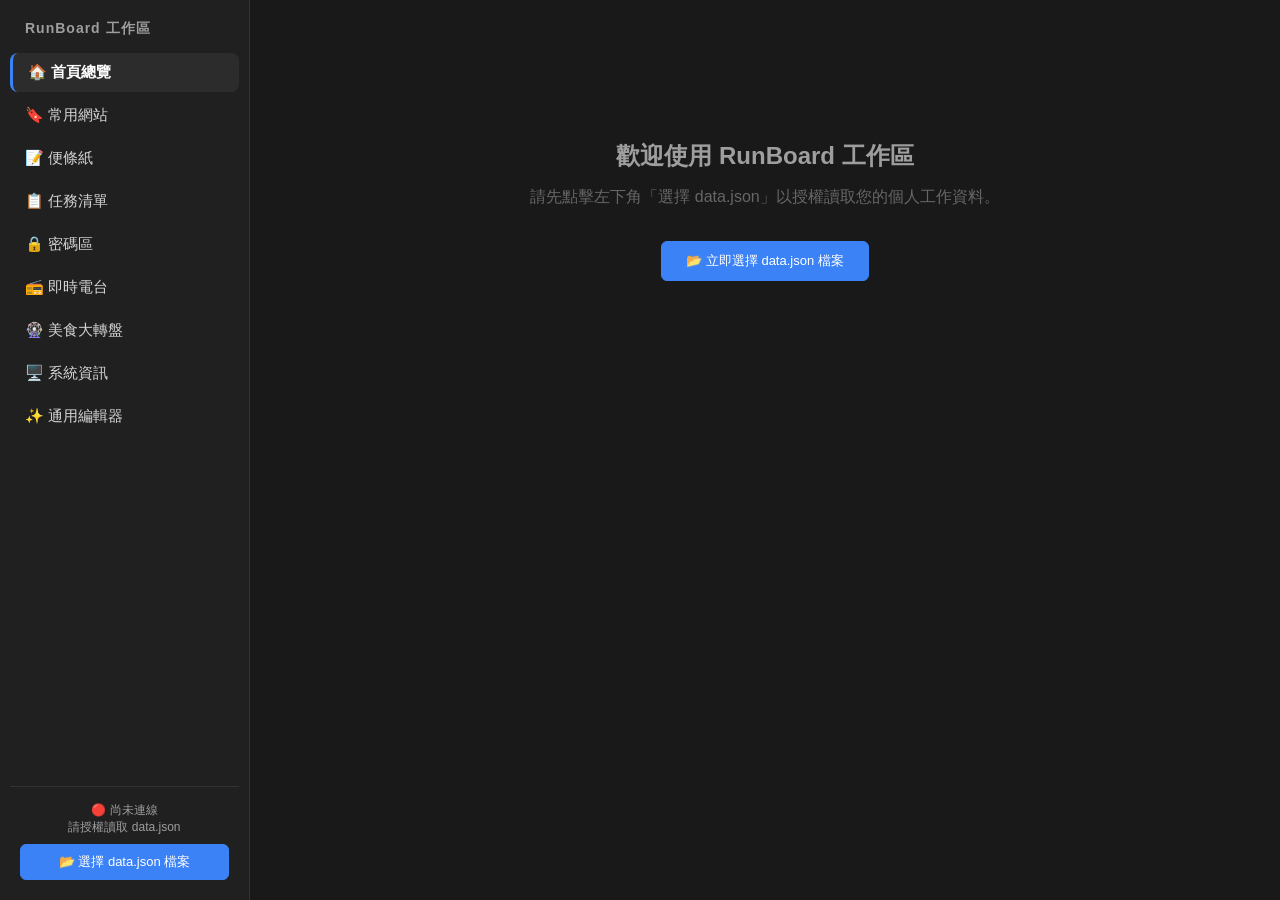
<file: index.html>
<!DOCTYPE html>
<html lang="zh-TW">
<head>
    <meta charset="UTF-8">
    <meta name="viewport" content="width=device-width, initial-scale=1.0">
    <title>RunBoard - 工作區首頁</title>
    <link rel="stylesheet" href="css/style.css">
    <link rel="stylesheet" href="css/index.css">
    <script src="js/storage.js"></script>
    <script src="js/nav.js"></script>
</head>
<body>
    <div id="sidebar"></div>
    <div class="main-content">
        <!-- 未連線提示 -->
        <div id="no-data-msg" style="text-align: center; padding-top: 100px;">
            <h2 style="color: var(--text-secondary); margin-bottom: 15px;">歡迎使用 RunBoard 工作區</h2>
            <p style="color: #666; margin-bottom: 25px;">請先點擊左下角「選擇 data.json」以授權讀取您的個人工作資料。</p>
            <button class="btn primary" style="width: auto; display: inline-block; padding: 10px 24px;" onclick="Storage.selectFile()">📂 立即選擇 data.json 檔案</button>
        </div>

        <!-- 儀表板總覽呈現區 -->
        <div id="app-container" style="display: none; max-width: 1000px;">
            <div class="section-header">
                <div>
                    <h2 class="section-title">🏠 工作區儀表板</h2>
                    <p style="color: var(--text-secondary); font-size: 14px; margin-top: 6px;">快速查看當前各工具統計與快速傳送門</p>
                </div>
            </div>

            <div class="dashboard-grid">
                <a href="favorites.html" class="dash-card">
                    <div class="dash-card-icon">🔖</div>
                    <div class="dash-card-title">常用網站</div>
                    <div id="stat-favorites" class="dash-card-count">載入中...</div>
                </a>

                <a href="notes.html" class="dash-card">
                    <div class="dash-card-icon">📝</div>
                    <div class="dash-card-title">便條紙</div>
                    <div id="stat-notes" class="dash-card-count">載入中...</div>
                </a>

                <a href="tasks.html" class="dash-card">
                    <div class="dash-card-icon">📋</div>
                    <div class="dash-card-title">任務清單</div>
                    <div id="stat-tasks" class="dash-card-count">載入中...</div>
                </a>

                <a href="passwords.html" class="dash-card">
                    <div class="dash-card-icon">🔒</div>
                    <div class="dash-card-title">密碼區</div>
                    <div id="stat-passwords" class="dash-card-count">載入中...</div>
                </a>

                <a href="radio.html" class="dash-card">
                    <div class="dash-card-icon">📻</div>
                    <div class="dash-card-title">即時電台</div>
                    <div id="stat-radios" class="dash-card-count">載入中...</div>
                </a>

                <a href="food_roulette.html" class="dash-card">
                    <div class="dash-card-icon">🎡</div>
                    <div class="dash-card-title">美食大轉盤</div>
                    <div id="stat-foodplaces" class="dash-card-count">附近探索 · 幸運抽籤</div>
                </a>

                <a href="folder_graph.html" class="dash-card">
                    <div class="dash-card-icon">🗂️</div>
                    <div class="dash-card-title">目錄節點圖</div>
                    <div id="stat-foldergraph" class="dash-card-count">點擊進入目錄視覺化</div>
                </a>

                <a href="sysinfo.html" class="dash-card">
                    <div class="dash-card-icon">🖥️</div>
                    <div class="dash-card-title">系統資訊</div>
                    <div id="stat-sysinfo" class="dash-card-count">外網 IP · 硬體與螢幕規格</div>
                </a>
            </div>
        </div>
    </div>
    <script src="js/index.js"></script>
</body>
</html>
</file>
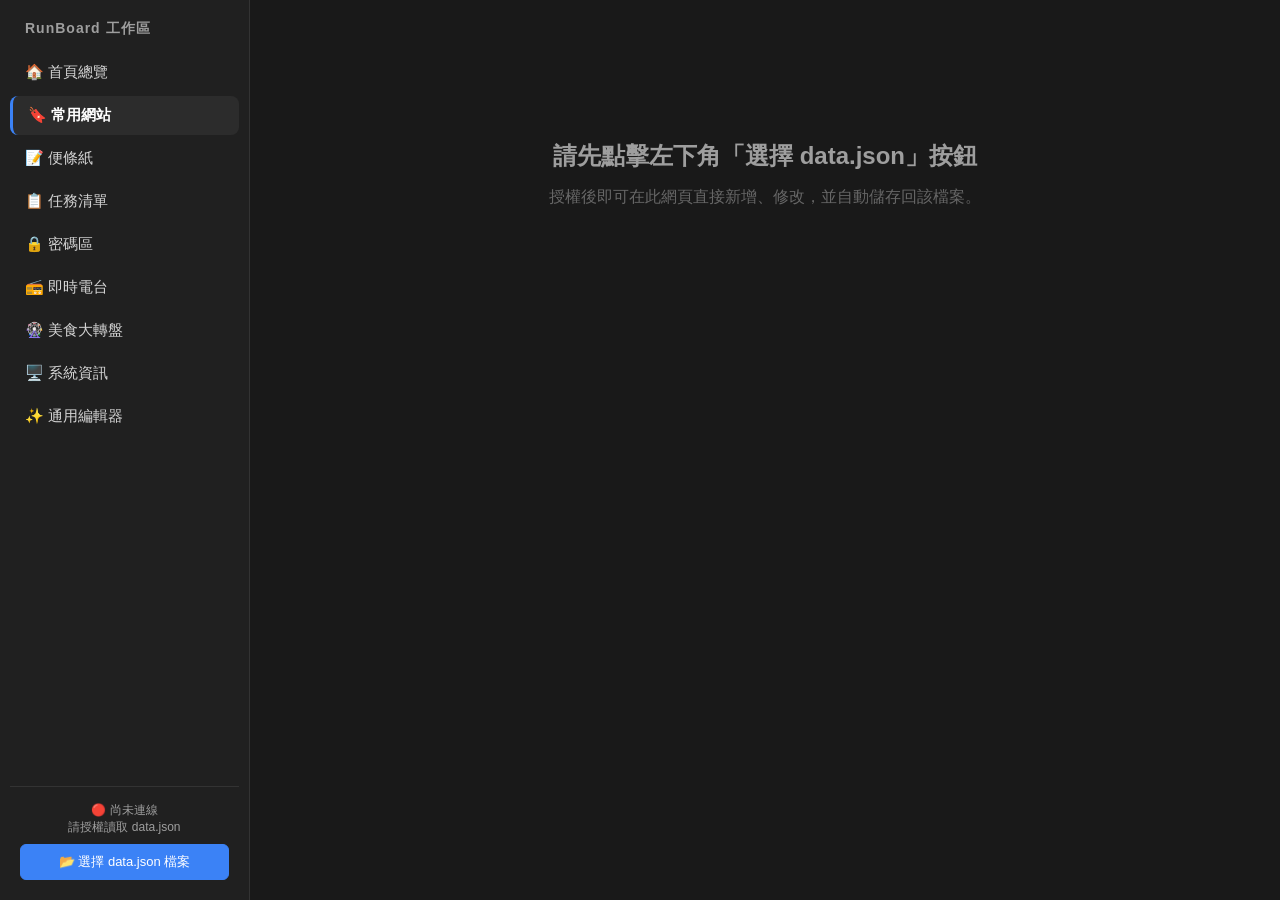
<file: favorites.html>
<!DOCTYPE html>
<html lang="zh-TW">
<head>
    <meta charset="UTF-8">
    <meta name="viewport" content="width=device-width, initial-scale=1.0">
    <title>RunBoard - 常用網站</title>
    <link rel="stylesheet" href="css/style.css">
    <link rel="stylesheet" href="css/favorites.css">
    <script src="js/storage.js"></script>
    <script src="js/nav.js"></script>
    <script src="js/modal.js"></script>
</head>
<body>
    <div id="sidebar"></div>
    <div class="main-content">
        <!-- 未連線提示 -->
        <div id="no-data-msg" style="text-align: center; padding-top: 100px;">
            <h2 style="color: var(--text-secondary); margin-bottom: 15px;">請先點擊左下角「選擇 data.json」按鈕</h2>
            <p style="color: #666;">授權後即可在此網頁直接新增、修改，並自動儲存回該檔案。</p>
        </div>

        <!-- 內容呈現區 -->
        <div id="app-container" style="display: none; max-width: 1000px;">
            <div class="section-header">
                <h2 class="section-title">🔖 常用網站</h2>
                <button class="btn btn-small" onclick="FavoritesApp.openAddCategory()">＋新增分類</button>
            </div>
            <div class="toolbar-container">
                <div class="search-bar">
                    <span class="search-icon">🔍</span>
                    <input type="text" id="fav-search" class="search-input" placeholder="搜尋常用網站 (名稱、網址、說明)..." oninput="FavoritesApp.handleSearch(this.value)">
                </div>
            </div>
            <div id="favorites-list"></div>
        </div>
    </div>
    <script src="js/favorites.js"></script>
</body>
</html>
</file>
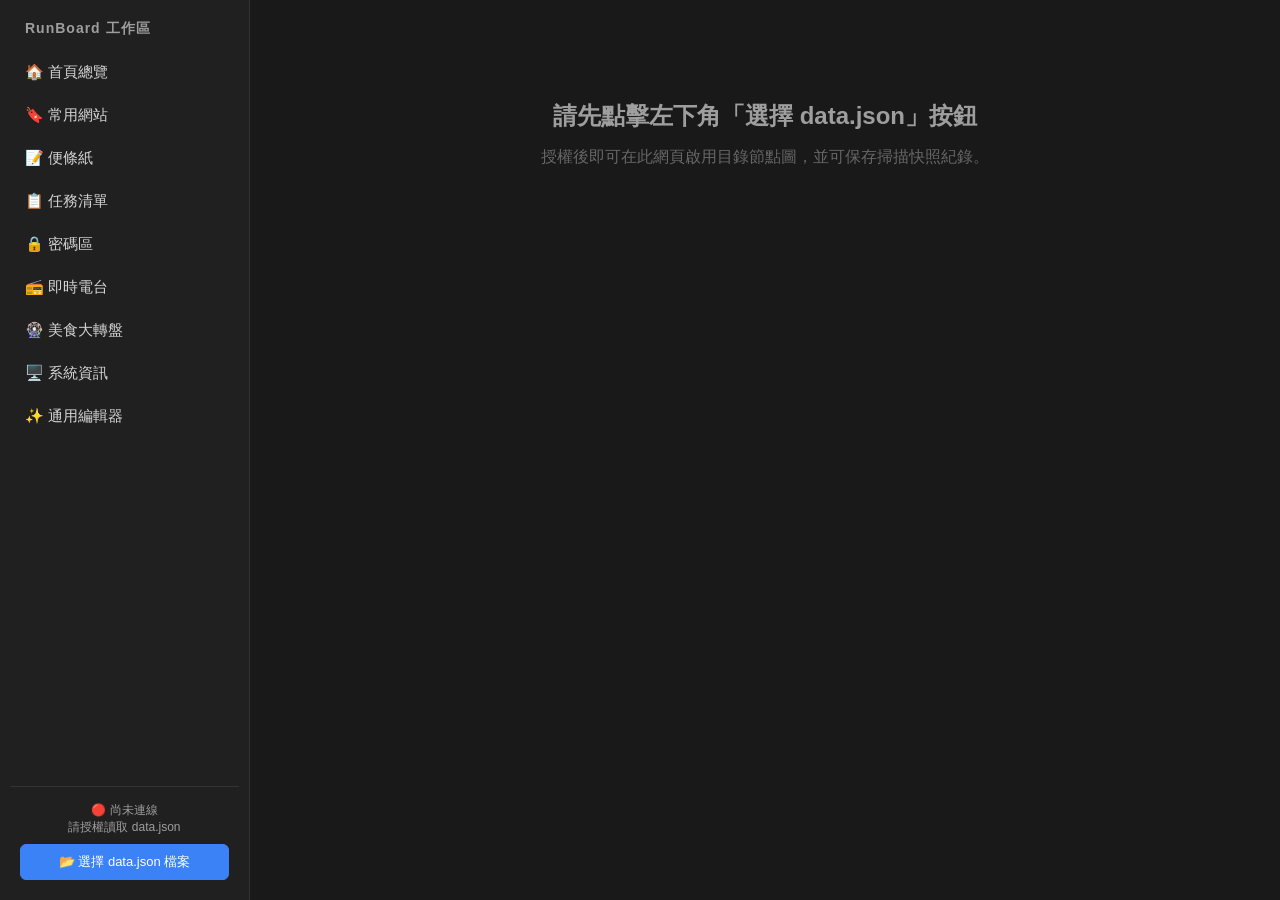
<file: folder_graph.html>
<!DOCTYPE html>
<html lang="zh-TW">
<head>
    <meta charset="UTF-8">
    <meta name="viewport" content="width=device-width, initial-scale=1.0">
    <title>RunBoard - 目錄節點圖</title>
    <link rel="stylesheet" href="css/style.css">
    <link rel="stylesheet" href="css/folder_graph.css">
    <script src="js/storage.js"></script>
    <script src="js/nav.js"></script>
    <script src="js/modal.js"></script>
</head>
<body>
    <div id="sidebar"></div>
    <div class="main-content folder-graph-page">
        <!-- 未連線提示 (遵循 GEMINI.md 規範) -->
        <div id="no-data-msg" style="text-align: center; padding-top: 100px;">
            <h2 style="color: var(--text-secondary); margin-bottom: 15px;">請先點擊左下角「選擇 data.json」按鈕</h2>
            <p style="color: #666;">授權後即可在此網頁啟用目錄節點圖，並可保存掃描快照紀錄。</p>
        </div>

        <!-- 內容呈現區 -->
        <div id="app-container" style="display: none; width: 100%; height: 100%; position: relative;">
            <div class="graph-view-wrapper" id="graph-view-wrapper">
                <!-- 浮動控制工具列 -->
                <div class="graph-toolbar">
                    <div class="graph-toolbar-group">
                        <button type="button" class="graph-toolbar-btn primary" id="btn-scan-dir" onclick="FolderGraphApp.scanDirectory()">
                            <span>📁</span> <span>選取目錄掃描</span>
                        </button>
                        <button type="button" class="graph-toolbar-btn" id="btn-auto-layout" onclick="FolderGraphApp.autoLayout()">
                            <span>📐</span> <span>自動排版</span>
                        </button>
                        <button type="button" class="graph-toolbar-btn" id="btn-reset-view" onclick="FolderGraphApp.resetView()">
                            <span>🔍</span> <span>重設視角 (1.0x)</span>
                        </button>
                        <button type="button" class="graph-toolbar-btn danger" id="btn-clear-graph" onclick="FolderGraphApp.clearDirectory()" title="清除當前目錄節點與快照紀錄">
                            <span>🗑️</span> <span>清除目錄</span>
                        </button>
                    </div>

                    <div class="graph-toolbar-group">
                        <label for="select-max-depth" style="font-size: 12px; color: var(--text-secondary);">最大深度：</label>
                        <select id="select-max-depth" onchange="FolderGraphApp.changeMaxDepth(this.value)">
                            <option value="1">1 層 (根目錄)</option>
                            <option value="2">2 層</option>
                            <option value="3" selected>3 層</option>
                            <option value="4">4 層</option>
                            <option value="5">5 層</option>
                            <option value="6">6 層</option>
                            <option value="99">全部 (無限制)</option>
                        </select>
                    </div>

                    <div class="graph-toolbar-info">
                        <div class="graph-status-badge" id="badge-root-name">
                            <span>📂</span> <span id="lbl-root-name">未載入目錄</span>
                        </div>
                        <div class="graph-status-badge" id="badge-node-count">
                            <span>🗂️</span> <span id="lbl-node-count">0 個節點</span>
                        </div>
                        <div class="graph-status-badge" id="badge-file-count">
                            <span>📄</span> <span id="lbl-file-count">0 個檔案</span>
                        </div>
                        <div class="graph-status-badge" id="badge-total-size">
                            <span>💾</span> <span id="lbl-total-size">0 B</span>
                        </div>
                        <div class="graph-status-badge" id="badge-zoom">
                            <span>🔎</span> <span id="lbl-zoom">100%</span>
                        </div>
                    </div>
                </div>

                <!-- 畫布底層互動區 (捕捉 Pan & Zoom) -->
                <div class="graph-canvas" id="graph-canvas">
                    <!-- 縮放與平移變形層 -->
                    <div class="graph-transform-layer" id="graph-transform-layer">
                        <!-- SVG 貝茲曲線層 -->
                        <svg class="graph-svg-layer" id="graph-svg-layer">
                            <defs>
                                <linearGradient id="edge-gradient" x1="0%" y1="0%" x2="100%" y2="0%">
                                    <stop offset="0%" stop-color="#3b82f6" stop-opacity="0.8" />
                                    <stop offset="100%" stop-color="#60a5fa" stop-opacity="0.8" />
                                </linearGradient>
                            </defs>
                            <g id="svg-edges-group"></g>
                        </svg>

                        <!-- DOM 節點層 -->
                        <div class="graph-nodes-layer" id="graph-nodes-layer"></div>
                    </div>
                </div>
            </div>
        </div>
    </div>

    <!-- 輕量 Toast 提示 -->
    <div id="graph-toast" class="graph-toast"></div>

    <script src="js/folder_graph.js"></script>
</body>
</html>
</file>
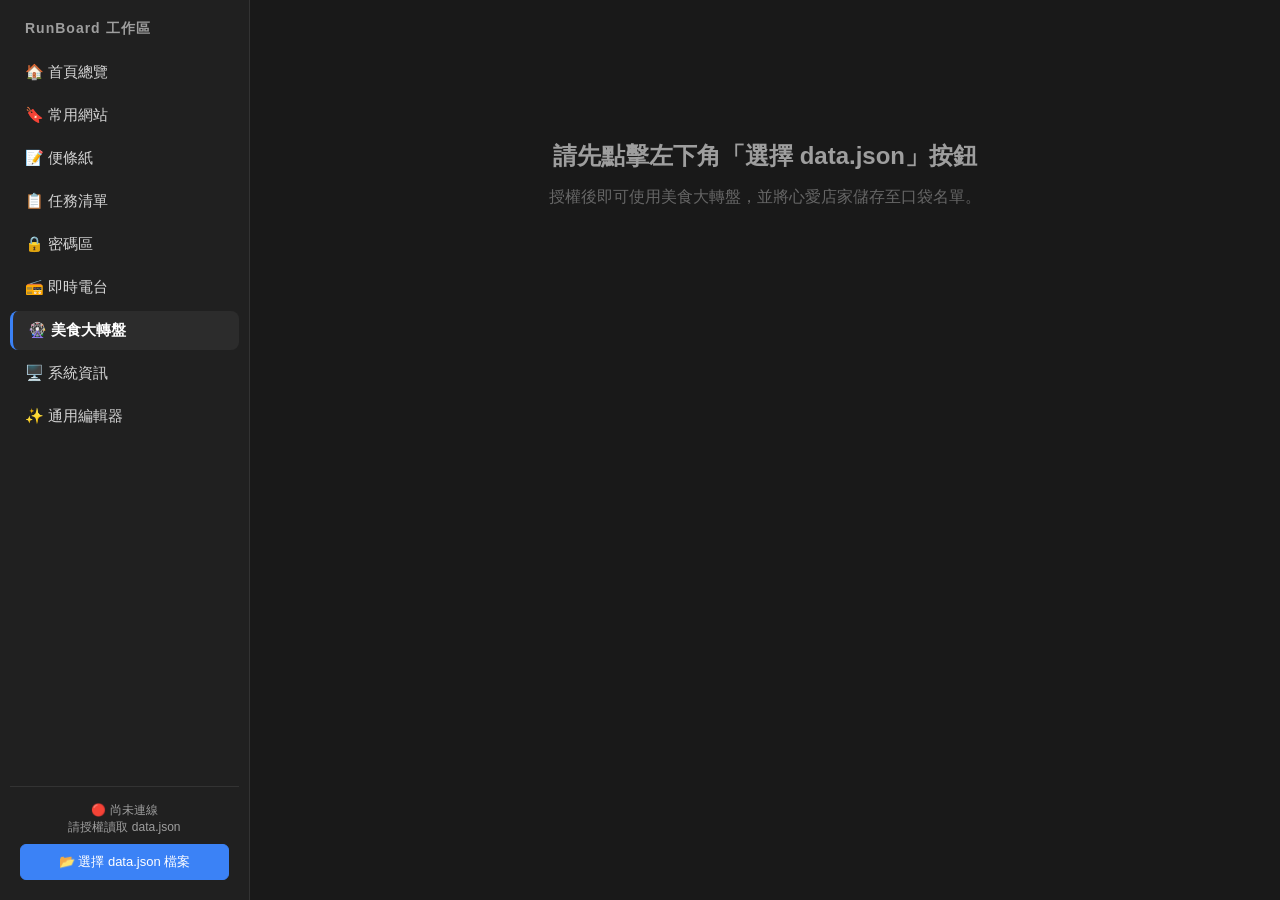
<file: food_roulette.html>
<!DOCTYPE html>
<html lang="zh-TW">
<head>
    <meta charset="UTF-8">
    <meta name="viewport" content="width=device-width, initial-scale=1.0">
    <title>RunBoard - 美食大轉盤</title>
    <link rel="stylesheet" href="css/style.css">
    <link rel="stylesheet" href="css/food_roulette.css">
    <script src="js/storage.js"></script>
    <script src="js/nav.js"></script>
    <script src="js/modal.js"></script>
</head>
<body>
    <div id="sidebar"></div>
    <div class="main-content">
        <!-- 未連線提示 -->
        <div id="no-data-msg" style="text-align: center; padding-top: 100px;">
            <h2 style="color: var(--text-secondary); margin-bottom: 15px;">請先點擊左下角「選擇 data.json」按鈕</h2>
            <p style="color: #666;">授權後即可使用美食大轉盤，並將心愛店家儲存至口袋名單。</p>
        </div>

        <!-- 內容呈現區 -->
        <div id="app-container" style="display: none; max-width: 1100px;">
            <div class="section-header">
                <div>
                    <h2 class="section-title">🎡 美食大轉盤</h2>
                    <p class="section-subtitle">探索周邊美食、設定範圍數量，按下轉盤幫你決定今天吃什麼！</p>
                </div>
                <div class="header-actions">
                    <button class="btn btn-small" id="btn-add-custom-place" onclick="FoodRouletteApp.openAddCustomModal()">＋新增口袋店家</button>
                </div>
            </div>

            <!-- 模式切換 Tabs -->
            <div class="mode-tabs">
                <button class="tab-btn active" id="tab-nearby" onclick="FoodRouletteApp.switchMode('nearby')">🧭 附近即時探索 (OpenStreetMap)</button>
                <button class="tab-btn" id="tab-favorites" onclick="FoodRouletteApp.switchMode('favorites')">⭐ 我的口袋名單 (<span id="fav-count-badge">0</span>)</button>
            </div>

            <!-- 控制面板 (附近探索專用) -->
            <div id="panel-nearby-controls" class="control-panel">
                <div class="control-row location-row">
                    <div class="location-group">
                        <button class="btn primary btn-small" id="btn-get-location" onclick="FoodRouletteApp.getCurrentLocation()">
                            📍 取得目前位置
                        </button>
                        <span class="location-or">或</span>
                        <div class="search-place-input-wrap">
                            <input type="text" id="input-search-place" class="search-input" placeholder="輸入地標或地址 (例：台北車站、西門町)..." onkeydown="if(event.key==='Enter') FoodRouletteApp.searchAddressGeocode()">
                            <button class="btn btn-small" onclick="FoodRouletteApp.searchAddressGeocode()">查詢地點</button>
                        </div>
                    </div>
                    <div id="location-status-badge" class="status-badge">
                        尚未定位（點擊上方按鈕定位）
                    </div>
                </div>

                <div class="control-row filters-row">
                    <!-- 範圍設定 -->
                    <div class="slider-control">
                        <label for="range-radius">
                            <span>搜尋範圍半徑：</span>
                            <span id="radius-val" class="highlight-val">800 公尺</span>
                        </label>
                        <input type="range" id="range-radius" min="300" max="3000" step="100" value="800" oninput="FoodRouletteApp.updateRadiusDisplay(this.value)">
                    </div>

                    <!-- 數量設定 -->
                    <div class="slider-control">
                        <label for="range-count">
                            <span>轉盤候選數量：</span>
                            <span id="count-val" class="highlight-val">12 間</span>
                        </label>
                        <input type="range" id="range-count" min="4" max="24" step="1" value="12" oninput="FoodRouletteApp.updateCountDisplay(this.value)">
                    </div>

                    <!-- 類別過濾 -->
                    <div class="category-filter">
                        <label>店家類型：</label>
                        <select id="select-category" class="filter-select" onchange="FoodRouletteApp.onFilterChange()">
                            <option value="all">🍽️ 全部美食類型</option>
                            <option value="restaurant">🍜 餐廳正餐</option>
                            <option value="fast_food">🍔 炸物 / 速食 / 小吃</option>
                            <option value="cafe">☕ 咖啡廳 / 飲料甜點</option>
                        </select>
                    </div>

                    <!-- 搜尋按鈕 -->
                    <div class="search-action">
                        <button class="btn primary" id="btn-search-nearby" onclick="FoodRouletteApp.fetchNearbyPlaces()">
                            🔍 搜尋並更新轉盤
                        </button>
                    </div>
                </div>
            </div>

            <!-- 口袋名單專用提示面板 -->
            <div id="panel-favorites-controls" class="control-panel" style="display: none;">
                <div class="fav-panel-header">
                    <div>
                        <span style="font-weight: bold; color: var(--text-primary);">⭐ 口袋名單模式</span>
                        <span style="color: var(--text-secondary); font-size: 13px; margin-left: 8px;">在此模式下將直接使用您收藏的店家進行轉盤抽籤（支援離線）</span>
                    </div>
                    <button class="btn btn-small" onclick="FoodRouletteApp.openAddCustomModal()">＋新增自訂店家</button>
                </div>
            </div>

            <!-- 主轉盤與抽籤結果區 -->
            <div class="roulette-main-layout">
                <!-- 左側：大圓形轉盤 -->
                <div class="wheel-section">
                    <div class="wheel-container">
                        <!-- 轉盤指針 -->
                        <div class="wheel-pointer" id="wheel-pointer">▼</div>
                        <!-- Canvas 轉盤 -->
                        <canvas id="roulette-canvas" width="460" height="460"></canvas>
                        <!-- 中心旋轉觸發按鈕 -->
                        <button id="wheel-spin-btn" class="wheel-center-btn" onclick="FoodRouletteApp.spin()">
                            <span>SPIN!</span>
                            <small>開始抽籤</small>
                        </button>
                    </div>
                    <!-- 快捷操作列 -->
                    <div class="wheel-quick-actions">
                        <button class="btn btn-small" onclick="FoodRouletteApp.shuffleCandidates()">🔀 重新打亂</button>
                        <button class="btn btn-small" id="btn-toggle-sound" onclick="FoodRouletteApp.toggleSound()">🔊 音效：開</button>
                        <button class="btn btn-small" onclick="FoodRouletteApp.selectAllCandidates(true)">全選</button>
                        <button class="btn btn-small" onclick="FoodRouletteApp.selectAllCandidates(false)">全不選</button>
                    </div>
                </div>

                <!-- 右側：結果展示卡片 & 資訊 -->
                <div class="result-section">
                    <!-- 載入中狀態 -->
                    <div id="places-loading" class="state-loading" style="display: none;">
                        <div class="spinner"></div>
                        <p id="loading-text">正在透過 OpenStreetMap 搜尋附近店家...</p>
                    </div>

                    <!-- 抽中結果卡片 -->
                    <div id="result-card" class="result-card" style="display: none;">
                        <div class="result-badge">🎉 幸運中選！</div>
                        <h3 id="result-name" class="result-title">店家名稱</h3>
                        <div class="result-meta">
                            <span id="result-distance" class="meta-tag distance-tag">🚶 約 350m</span>
                            <span id="result-type" class="meta-tag type-tag">🍽️ 餐廳</span>
                        </div>
                        <div id="result-address" class="result-address">地址載入中...</div>
                        
                        <div class="result-actions">
                            <a id="result-gmap-link" href="#" target="_blank" class="btn primary" rel="noopener noreferrer">
                                🗺️ 在 Google Maps 開啟 / 導航
                            </a>
                            <button id="result-fav-btn" class="btn btn-small" onclick="FoodRouletteApp.toggleFavoriteFromCurrentResult()">
                                ⭐ 收藏到口袋名單
                            </button>
                            <button class="btn btn-small" onclick="FoodRouletteApp.spin()">
                                🔄 再抽一次
                            </button>
                        </div>
                    </div>

                    <!-- 尚未抽籤初始導引卡片 -->
                    <div id="result-placeholder" class="result-placeholder">
                        <div class="placeholder-icon">🎰</div>
                        <div class="placeholder-title">按下輪盤中間的「SPIN!」開始</div>
                        <p class="placeholder-desc">目前轉盤上有 <span id="candidate-count-display">0</span> 家美食候選。系統將透過真實物理減速隨機挑選一家！</p>
                    </div>
                </div>
            </div>

            <!-- 下方：轉盤候選店家清單 (可勾選剔除或手動加入) -->
            <div class="candidates-section">
                <div class="section-header" style="margin-bottom: 12px;">
                    <div>
                        <h3 style="font-size: 16px; color: var(--text-primary);">📋 目前轉盤候選名單 (<span id="active-candidate-count">0</span> / <span id="total-candidate-count">0</span>)</h3>
                        <p style="font-size: 13px; color: var(--text-secondary); margin-top: 4px;">您可以取消勾選今天不想吃的店家，轉盤將即時排除！</p>
                    </div>
                </div>
                <div id="candidates-grid" class="candidates-grid">
                    <!-- 動態渲染卡片清單 -->
                </div>
            </div>
        </div>
    </div>

    <!-- 粒子特效 Canvas (在中選時噴發彩帶) -->
    <canvas id="confetti-canvas"></canvas>

    <script src="js/food_roulette.js"></script>
</body>
</html>
</file>
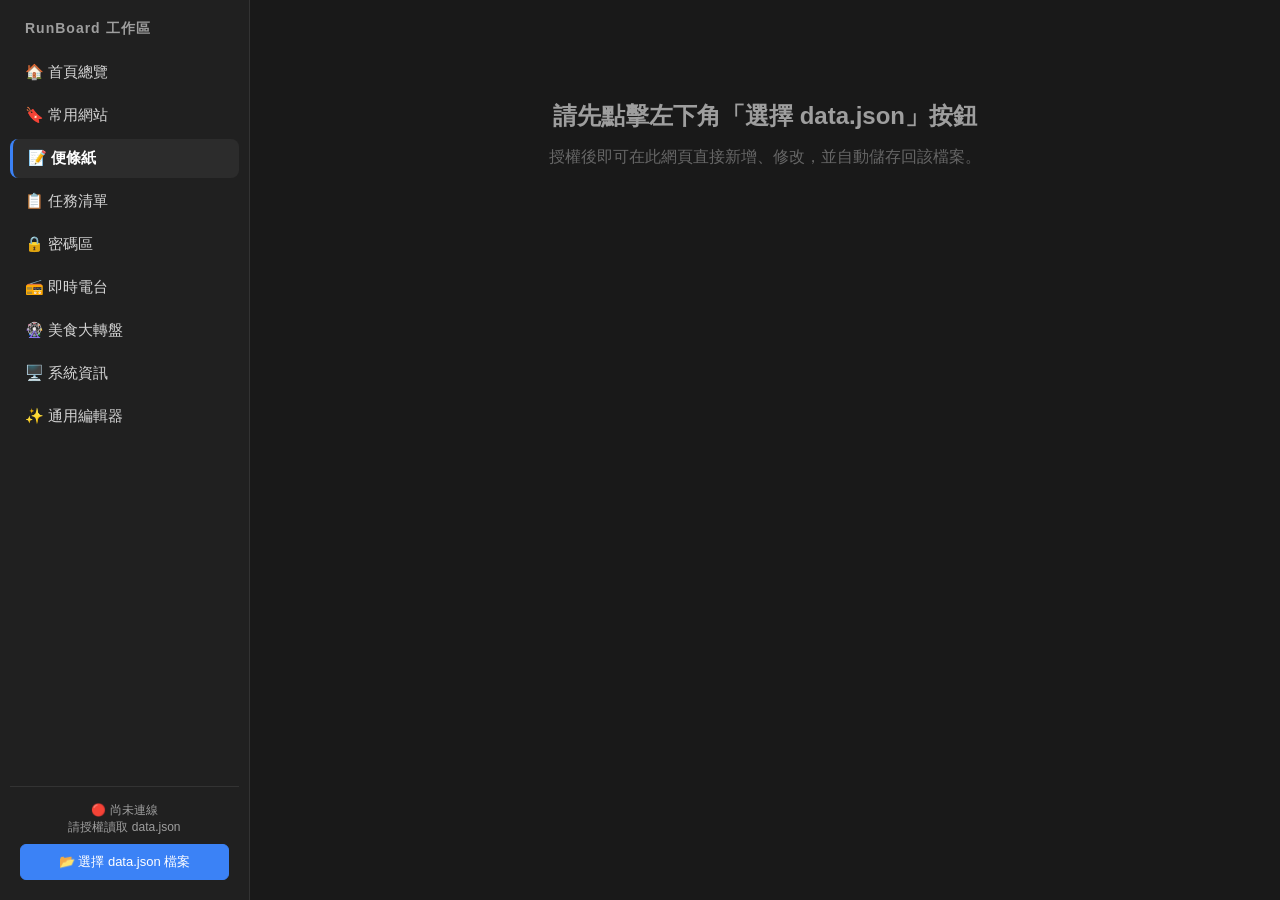
<file: notes.html>
<!DOCTYPE html>
<html lang="zh-TW">
<head>
    <meta charset="UTF-8">
    <meta name="viewport" content="width=device-width, initial-scale=1.0">
    <title>RunBoard - 便條紙</title>
    <link rel="stylesheet" href="css/style.css">
    <link rel="stylesheet" href="css/notes.css">
    <script src="js/storage.js"></script>
    <script src="js/nav.js"></script>
    <script src="js/modal.js"></script>
</head>
<body>
    <div id="sidebar"></div>
    <div class="main-content notes-page">
        <!-- 未連線提示 -->
        <div id="no-data-msg" style="text-align: center; padding-top: 100px;">
            <h2 style="color: var(--text-secondary); margin-bottom: 15px;">請先點擊左下角「選擇 data.json」按鈕</h2>
            <p style="color: #666;">授權後即可在此網頁直接新增、修改，並自動儲存回該檔案。</p>
        </div>

        <!-- 內容呈現區 -->
        <div id="app-container" class="notes-app-container" style="display: none;">
            <!-- 頂部多功能導航與工具列 -->
            <div class="notes-top-bar">
                <div class="notes-top-left">
                    <h2 class="section-title notes-title">📝 便條紙</h2>
                    <!-- 檢視切換模式膠囊 -->
                    <div class="view-mode-toggle">
                        <button type="button" class="btn-mode active" id="btn-mode-canvas" onclick="NotesApp.switchView('canvas')" title="切換至無限畫布模式">
                            <span>🔲</span> <span>畫布</span>
                        </button>
                        <button type="button" class="btn-mode" id="btn-mode-list" onclick="NotesApp.switchView('list')" title="切換至清單網格模式">
                            <span>📋</span> <span>清單</span>
                        </button>
                    </div>
                </div>

                <!-- 搜尋列 -->
                <div class="search-bar notes-search-bar">
                    <span class="search-icon">🔍</span>
                    <input type="text" id="note-search" class="search-input" placeholder="搜尋便條紙內容或群組..." oninput="NotesApp.handleSearch(this.value)">
                </div>

                <!-- 群組切換膠囊 (群組導航) -->
                <div class="group-pills-bar" id="group-pills"></div>

                <!-- 右側動作區 -->
                <div class="notes-top-actions">
                    <div id="canvas-controls" class="canvas-controls-group">
                        <button type="button" class="btn-tool" id="btn-reset-view" onclick="NotesApp.resetView()" title="重設視角至 100%">
                            <span>🔍</span> <span id="lbl-zoom">100%</span>
                        </button>
                        <button type="button" class="btn-tool" id="btn-auto-layout" onclick="NotesApp.autoLayout()" title="依群組分區自動排列整齊">
                            <span>📐</span> <span>自動排版</span>
                        </button>
                    </div>
                    <button class="btn btn-small primary btn-add-cat" onclick="NotesApp.openAddCategory()" title="新增便條紙分類群組">
                        <span>＋</span> <span>新增分類</span>
                    </button>
                </div>
            </div>

            <!-- 無限畫布檢視區 -->
            <div id="notes-canvas-view" class="canvas-view-wrapper">
                <div class="canvas-viewport" id="canvas-viewport">
                    <div class="canvas-transform-layer" id="canvas-transform-layer">
                        <div class="canvas-groups-layer" id="canvas-groups-layer"></div>
                    </div>
                </div>
                <!-- 畫布右下角操作提示 -->
                <div class="canvas-hints">
                    <span>滾輪縮放 (0.2x~2.0x)</span> · 
                    <span>中鍵/右鍵/空白鍵平移</span> · 
                    <span>雙擊卡片編輯</span>
                </div>
            </div>

            <!-- 傳統清單檢視區 -->
            <div id="notes-list-view" class="list-view-wrapper" style="display: none;">
                <div id="notes-list" class="notes-list-container"></div>
            </div>
        </div>
    </div>

    <!-- 輕量 Toast 提示 -->
    <div id="notes-toast" class="notes-toast"></div>
    <script src="js/notes.js"></script>
</body>
</html>
</file>
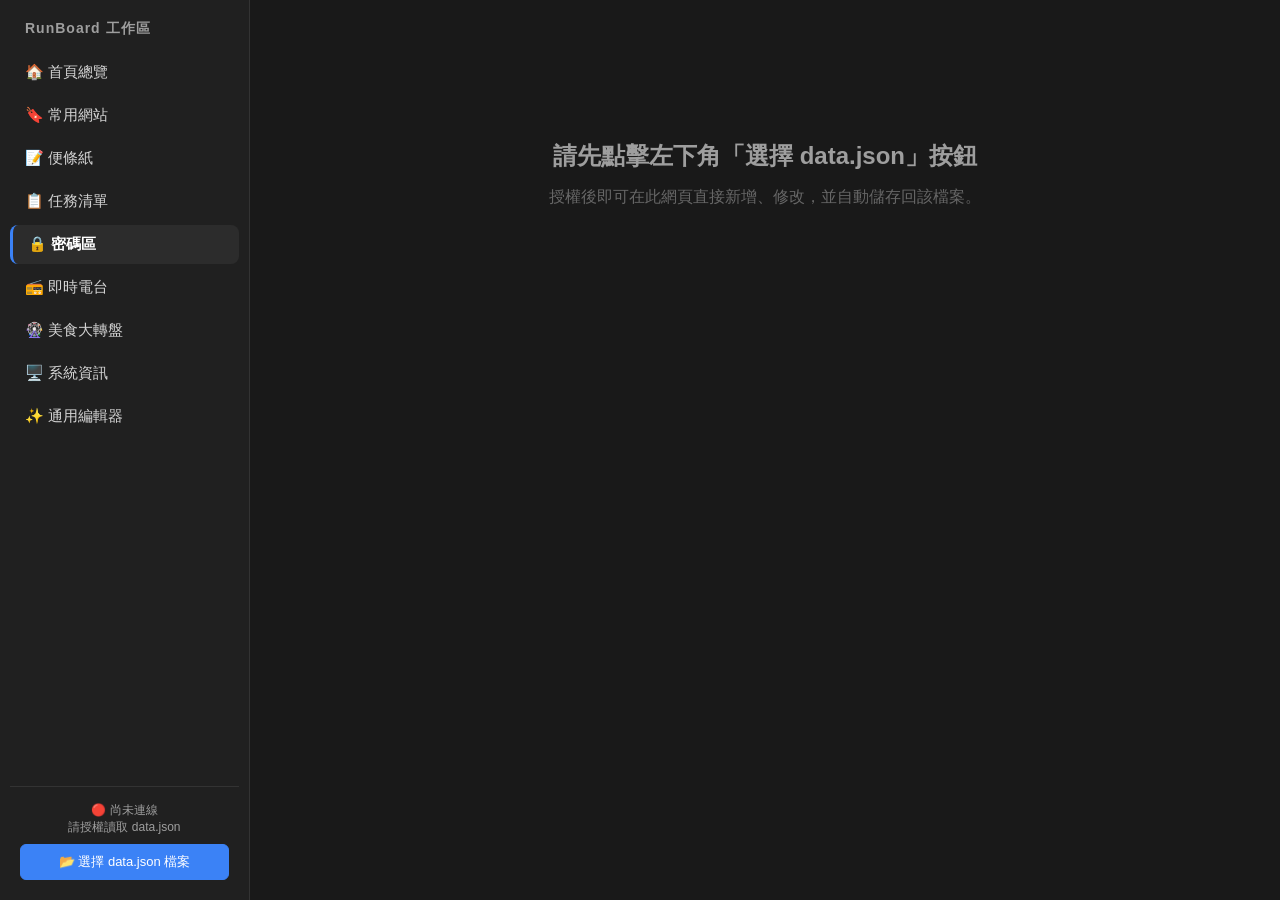
<file: passwords.html>
<!DOCTYPE html>
<html lang="zh-TW">
<head>
    <meta charset="UTF-8">
    <meta name="viewport" content="width=device-width, initial-scale=1.0">
    <title>RunBoard - 密碼區</title>
    <link rel="stylesheet" href="css/style.css">
    <link rel="stylesheet" href="css/passwords.css">
    <script src="js/storage.js"></script>
    <script src="js/nav.js"></script>
    <script src="js/modal.js"></script>
    <style>
        .search-input:focus {
            border-color: var(--accent-color) !important;
        }
    </style>
</head>
<body>
    <div id="sidebar"></div>
    <div class="main-content">
        <!-- 未連線提示 -->
        <div id="no-data-msg" style="text-align: center; padding-top: 100px;">
            <h2 style="color: var(--text-secondary); margin-bottom: 15px;">請先點擊左下角「選擇 data.json」按鈕</h2>
            <p style="color: #666;">授權後即可在此網頁直接新增、修改，並自動儲存回該檔案。</p>
        </div>

        <!-- 內容呈現區 -->
        <div id="app-container" style="display: none; max-width: 800px;">
            <div class="section-header">
                <h2 class="section-title">🔒 密碼區</h2>
                <button class="btn btn-small" onclick="PasswordsApp.openAddPassword()">＋新增密碼</button>
            </div>
            <div class="search-box" style="margin-bottom: 20px;">
                <input type="text" id="pwd-search-input" placeholder="🔍 搜尋平台或帳號..." class="search-input" style="width: 100%; padding: 10px 14px; background: var(--sidebar-bg); border: 1px solid var(--border-color); border-radius: var(--radius-md); color: var(--text-primary); font-size: 14px; outline: none; box-sizing: border-box;">
            </div>
            <div id="passwords-list"></div>
        </div>
    </div>
    <script src="js/passwords.js"></script>
</body>
</html>
</file>
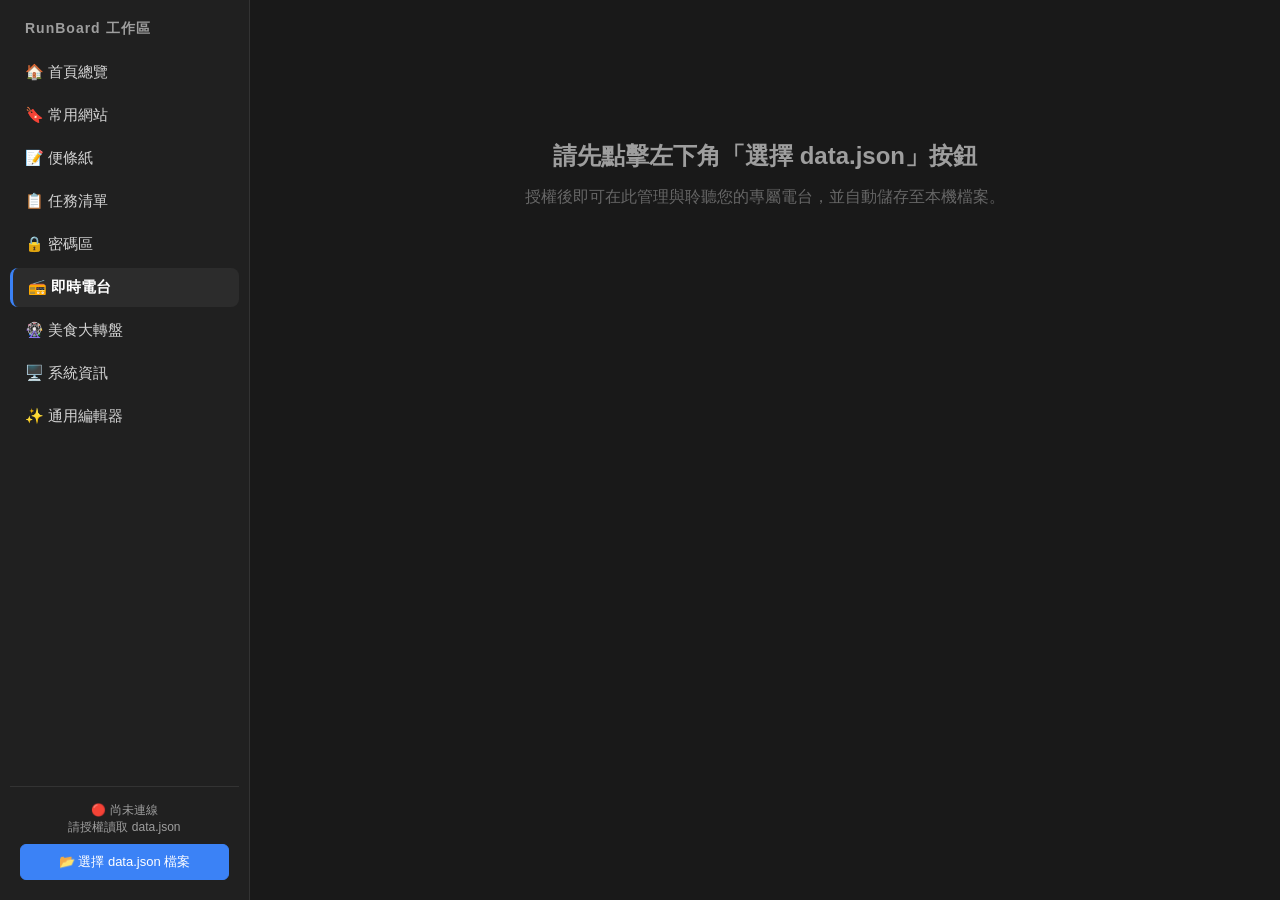
<file: radio.html>
<!DOCTYPE html>
<html lang="zh-TW">
<head>
    <meta charset="UTF-8">
    <meta name="viewport" content="width=device-width, initial-scale=1.0">
    <title>RunBoard - 即時電台</title>
    <link rel="stylesheet" href="css/style.css">
    <link rel="stylesheet" href="css/radio.css">
    <script src="js/storage.js"></script>
    <script src="js/nav.js"></script>
    <script src="js/modal.js"></script>
</head>
<body>
    <div id="sidebar"></div>
    <div class="main-content">
        <!-- 未連線提示 -->
        <div id="no-data-msg" style="text-align: center; padding-top: 100px;">
            <h2 style="color: var(--text-secondary); margin-bottom: 15px;">請先點擊左下角「選擇 data.json」按鈕</h2>
            <p style="color: #666;">授權後即可在此管理與聆聽您的專屬電台，並自動儲存至本機檔案。</p>
        </div>

        <!-- 主內容區 -->
        <div id="app-container" style="display: none; max-width: 1100px;">
            <!-- 標題欄 -->
            <div class="section-header">
                <div>
                    <h2 class="section-title">📻 即時電台 (Live Radio)</h2>
                    <p class="section-subtitle">即時聆聽台灣各地與全球廣播串流 · 支援自訂電台與線上開源電台庫探索</p>
                </div>
                <div class="header-actions">
                    <button class="btn btn-small primary" onclick="RadioApp.openAddModal()">＋ 新增自訂電台</button>
                </div>
            </div>

            <!-- 核心播放器控制卡片 (Now Playing Deck) -->
            <div class="radio-deck-card" id="radio-deck">
                <div class="deck-visual-area">
                    <div class="deck-icon" id="deck-icon">📻</div>
                    <div class="deck-equalizer" id="deck-equalizer">
                        <span class="bar bar-1"></span>
                        <span class="bar bar-2"></span>
                        <span class="bar bar-3"></span>
                        <span class="bar bar-4"></span>
                        <span class="bar bar-5"></span>
                    </div>
                </div>
                
                <div class="deck-info-area">
                    <div class="deck-status-tag" id="deck-status-tag">
                        <span class="status-dot idle" id="deck-status-dot"></span>
                        <span id="deck-status-text">待機中 (請選取電台播放)</span>
                    </div>
                    <div class="deck-station-title" id="deck-station-title">尚未選取電台</div>
                    <div class="deck-station-meta" id="deck-station-meta">點選下方收藏或探索電台開始串流播放</div>
                </div>

                <div class="deck-controls-area">
                    <div class="deck-btn-group">
                        <button class="deck-play-btn" id="deck-play-btn" title="播放 / 暫停" onclick="RadioApp.togglePlay()">
                            ▶️
                        </button>
                        <button class="deck-stop-btn" id="deck-stop-btn" title="停止" onclick="RadioApp.stop()">
                            ⏹️
                        </button>
                    </div>

                    <div class="deck-volume-box">
                        <button class="deck-mute-btn" id="deck-mute-btn" title="靜音切換" onclick="RadioApp.toggleMute()">
                            🔊
                        </button>
                        <input type="range" id="deck-volume-slider" class="deck-volume-slider" min="0" max="1" step="0.05" value="0.8" oninput="RadioApp.setVolume(this.value)">
                        <span class="deck-volume-label" id="deck-volume-label">80%</span>
                    </div>
                </div>
            </div>

            <!-- 分頁切換 (Tabs) -->
            <div class="radio-tabs-bar">
                <button class="radio-tab active" id="tab-btn-my" onclick="RadioApp.switchTab('my')">
                    ⭐ 我的收藏電台 (<span id="badge-my-count">0</span>)
                </button>
                <button class="radio-tab" id="tab-btn-explore" onclick="RadioApp.switchTab('explore')">
                    🌐 線上探索電台 (Radio-Browser)
                </button>
            </div>

            <!-- 分頁 1: 我的收藏電台 -->
            <div id="tab-content-my" class="tab-pane active">
                <div class="toolbar-container radio-toolbar">
                    <div class="search-bar">
                        <span class="search-icon">🔍</span>
                        <input type="text" id="my-search-input" class="search-input" placeholder="搜尋我的電台 (名稱、分類、地區、標籤)..." oninput="RadioApp.handleMySearch(this.value)">
                    </div>
                    <div class="filter-chips" id="my-category-chips">
                        <!-- 動態分類按鈕 -->
                    </div>
                </div>

                <div class="stations-grid" id="my-stations-grid">
                    <!-- 電台卡片清單動態渲染 -->
                </div>
            </div>

            <!-- 分頁 2: 線上探索庫 -->
            <div id="tab-content-explore" class="tab-pane" style="display: none;">
                <div class="explore-search-panel">
                    <div class="explore-quick-tags">
                        <span class="quick-label">熱門關鍵字：</span>
                        <button class="chip-btn" onclick="RadioApp.exploreByTag('Taiwan')">🇹🇼 台灣全區</button>
                        <button class="chip-btn" onclick="RadioApp.exploreByTag('Taichung')">🏙️ 台中 (Taichung)</button>
                        <button class="chip-btn" onclick="RadioApp.exploreByTag('Pop')">🎶 流行 Pop</button>
                        <button class="chip-btn" onclick="RadioApp.exploreByTag('Jazz')">☕ 爵士放鬆 Jazz</button>
                        <button class="chip-btn" onclick="RadioApp.exploreByTag('Chill')">🎧 Lofi / Chill</button>
                        <button class="chip-btn" onclick="RadioApp.exploreByTag('Classical')">🎻 古典音樂</button>
                        <button class="chip-btn" onclick="RadioApp.exploreByTag('News')">📰 即時新聞</button>
                    </div>

                    <div class="explore-dropdown-row">
                        <label for="popular-station-select" class="dropdown-label">👇 快速挑選熱門推薦電台：</label>
                        <select id="popular-station-select" class="search-input explore-select" onchange="RadioApp.handlePresetSelect(this.value)">
                            <option value="">-- 請選擇想收聽或收錄的電台 --</option>
                            <optgroup label="🇹🇼 台中在地廣播">
                                <option value="全國廣播">全国廣播 (M Radio 台中 FM 106.1)</option>
                                <option value="Classical 古典音樂台">Classical 古典音樂台 FM 97.7 (台中)</option>
                                <option value="大樹下電台">FM 90.5 大樹下電台 (台中)</option>
                            </optgroup>
                            <optgroup label="📻 台灣主要聯播網與新聞">
                                <option value="中廣流行網">中廣流行網 (i like radio)</option>
                                <option value="中廣新聞網">中廣新聞網 (News)</option>
                                <option value="九八新聞台">九八新聞台 (News98)</option>
                                <option value="ICRT">ICRT (台北國際社區廣播電台)</option>
                                <option value="Hit FM">Hit FM 台北之音</option>
                                <option value="IC之音">IC之音竹科廣播</option>
                                <option value="RTI 臺灣之音">RTI 臺灣之音 (中央廣播電台)</option>
                                <option value="NER教育電臺">NER 國家教育廣播電台</option>
                                <option value="佳音電台">佳音廣播電台 (FM 90.9)</option>
                            </optgroup>
                            <optgroup label="🎶 音樂與專題電台">
                                <option value="AsiaFM 亞洲電台">AsiaFM 亞洲電台 (流行音樂)</option>
                                <option value="AsiaFM 亞太電台">AsiaFM 亞太電台 (生活娛樂)</option>
                                <option value="1766線上電臺-私房音樂">1766線上電台 - 私房音樂</option>
                                <option value="1766線上電臺-百家知識">1766線上電台 - 百家知識</option>
                                <option value="A-Line Radio">A-Line Radio 聯播網</option>
                                <option value="Nei-Di">Nei-Di's ACG Music (日本動漫遊戲音樂)</option>
                            </optgroup>
                            <optgroup label="🌍 國際放鬆與專注 (Lofi / Jazz / News)">
                                <option value="Lofi">Lofi Focus & Chill (寫程式/讀書電台)</option>
                                <option value="Jazz">Jazz Cafe Radio (爵士古典放鬆)</option>
                                <option value="BBC World Service">BBC World Service (國際新聞與英語)</option>
                                <option value="Classical">Global Classical (全球古典樂曲)</option>
                            </optgroup>
                        </select>
                    </div>

                    <div class="explore-input-row">
                        <div class="search-bar explore-search-bar">
                            <span class="search-icon">🌐</span>
                            <input type="text" id="explore-query-input" class="search-input" list="station-datalist" placeholder="或手動輸入電台名稱、標籤或關鍵字 (點擊可看推薦)..." onkeydown="if(event.key==='Enter') RadioApp.searchOnline()">
                            <datalist id="station-datalist">
                                <option value="全國廣播 M Radio">
                                <option value="Classical 古典音樂台 FM 97.7">
                                <option value="中廣流行網">
                                <option value="中廣新聞網">
                                <option value="九八新聞台">
                                <option value="ICRT">
                                <option value="Hit FM">
                                <option value="AsiaFM 亞洲電台">
                                <option value="1766線上電臺">
                                <option value="Taiwan">
                                <option value="Taichung">
                                <option value="Jazz">
                                <option value="Lofi">
                                <option value="BBC World Service">
                            </datalist>
                        </div>
                        <button class="btn primary" onclick="RadioApp.searchOnline()">🔍 線上搜尋</button>
                    </div>
                </div>

                <div id="explore-status-box" class="explore-status-msg" style="display: none;"></div>
                <div class="stations-grid" id="explore-stations-grid">
                    <!-- 線上搜尋結果動態渲染 -->
                </div>
            </div>
        </div>
    </div>

    <!-- 專屬模組 JS -->
    <script src="js/radio.js"></script>
</body>
</html>
</file>
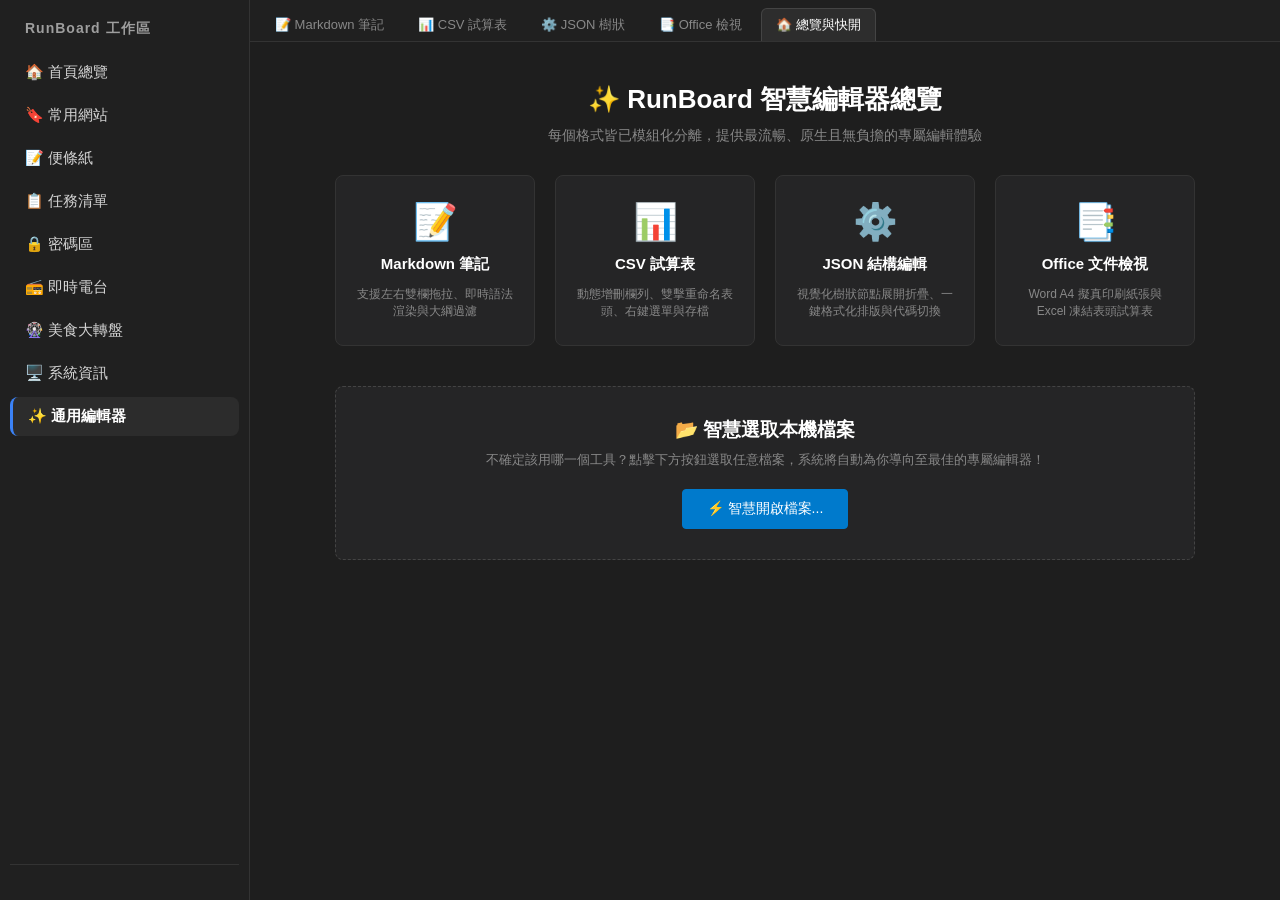
<file: smart_editor.html>
<!DOCTYPE html>
<html lang="zh-TW">
<head>
    <meta charset="UTF-8">
    <meta name="viewport" content="width=device-width, initial-scale=1.0">
    <title>RunBoard - 通用檔案編輯器總覽</title>
    <link rel="stylesheet" href="css/style.css">
    <link rel="stylesheet" href="css/editor_common.css">
    <script src="js/nav.js"></script>
</head>
<body>
    <div id="sidebar"></div>
    <div class="main-content" style="padding: 0;">
        <div class="smart-editor-container">
            <!-- 頂部 10% 統一子分頁導覽列 -->
            <div class="sub-nav-bar">
                <div class="sub-nav-tabs">
                    <a href="editor_md.html" class="sub-tab">📝 Markdown 筆記</a>
                    <a href="editor_csv.html" class="sub-tab">📊 CSV 試算表</a>
                    <a href="editor_json.html" class="sub-tab">⚙️ JSON 樹狀</a>
                    <a href="editor_doc.html" class="sub-tab">📑 Office 檢視</a>
                    <a href="smart_editor.html" class="sub-tab active">🏠 總覽與快開</a>
                </div>
            </div>

            <!-- 主畫面總覽儀表板 -->
            <div class="main-viewport" style="overflow-y: auto;">
                <div class="dashboard-container">
                    <div class="dashboard-hero">
                        <h1>✨ RunBoard 智慧編輯器總覽</h1>
                        <p>每個格式皆已模組化分離，提供最流暢、原生且無負擔的專屬編輯體驗</p>
                    </div>

                    <!-- 4 大格式專屬入口卡片 -->
                    <div class="dashboard-cards">
                        <a href="editor_md.html" class="dashboard-card">
                            <span class="card-icon">📝</span>
                            <span class="card-title">Markdown 筆記</span>
                            <span class="card-desc">支援左右雙欄拖拉、即時語法渲染與大綱過濾</span>
                        </a>

                        <a href="editor_csv.html" class="dashboard-card">
                            <span class="card-icon">📊</span>
                            <span class="card-title">CSV 試算表</span>
                            <span class="card-desc">動態增刪欄列、雙擊重命名表頭、右鍵選單與存檔</span>
                        </a>

                        <a href="editor_json.html" class="dashboard-card">
                            <span class="card-icon">⚙️</span>
                            <span class="card-title">JSON 結構編輯</span>
                            <span class="card-desc">視覺化樹狀節點展開折疊、一鍵格式化排版與代碼切換</span>
                        </a>

                        <a href="editor_doc.html" class="dashboard-card">
                            <span class="card-icon">📑</span>
                            <span class="card-title">Office 文件檢視</span>
                            <span class="card-desc">Word A4 擬真印刷紙張與 Excel 凍結表頭試算表</span>
                        </a>
                    </div>

                    <!-- 智慧隨選快開中樞 -->
                    <div class="dashboard-quick-open">
                        <h3 style="color: #fff; margin-bottom: 8px;">📂 智慧選取本機檔案</h3>
                        <p style="color: #888; font-size: 13px; margin-bottom: 20px;">
                            不確定該用哪一個工具？點擊下方按鈕選取任意檔案，系統將自動為你導向至最佳的專屬編輯器！
                        </p>
                        <button id="btn-smart-open" class="btn-tool primary" style="font-size: 14px; padding: 10px 24px; margin: 0 auto;">
                            ⚡ 智慧開啟檔案...
                        </button>
                    </div>
                </div>
            </div>
        </div>
    </div>

    <script src="js/smart_editor.js"></script>
</body>
</html>
</file>
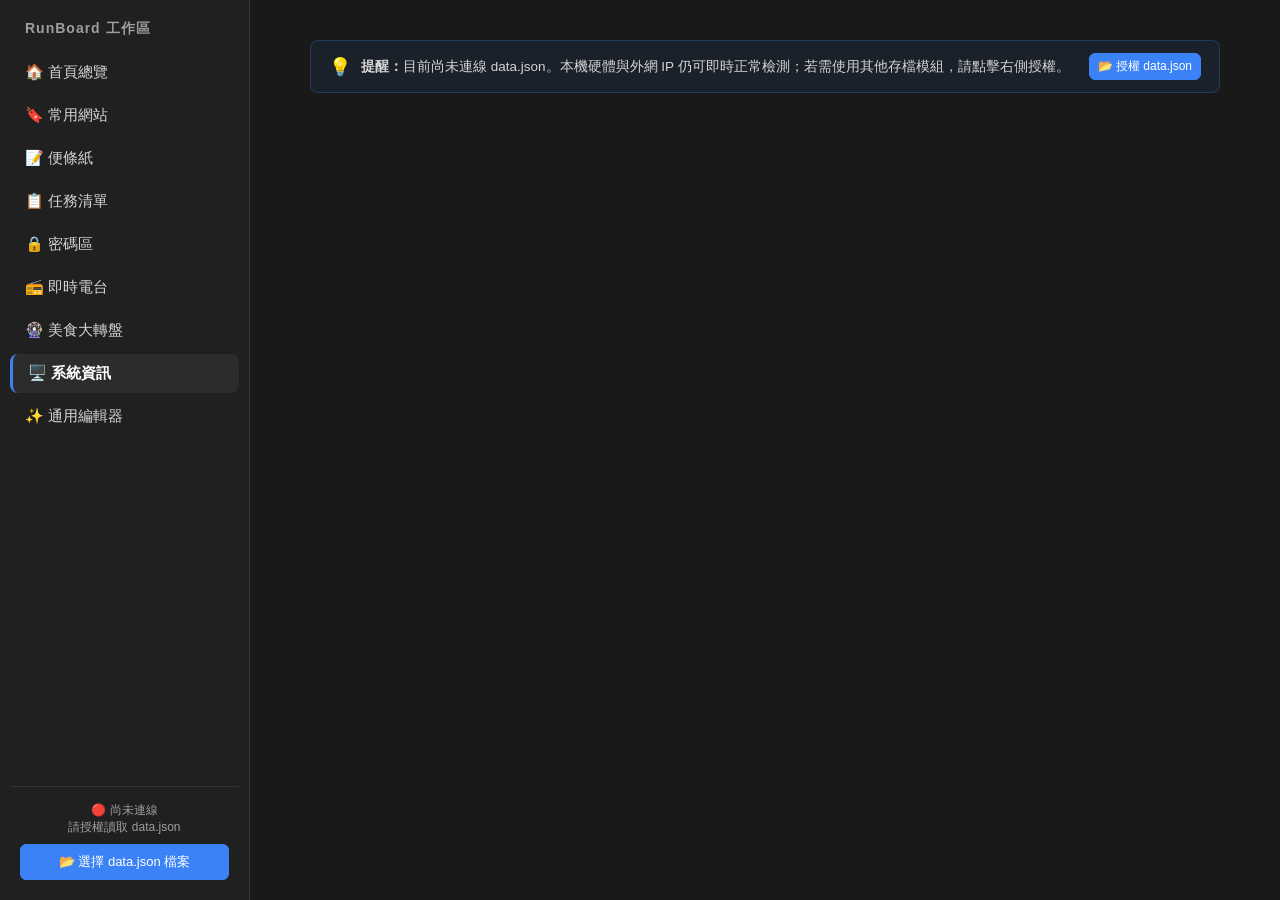
<file: sysinfo.html>
<!DOCTYPE html>
<html lang="zh-TW">
<head>
    <meta charset="UTF-8">
    <meta name="viewport" content="width=device-width, initial-scale=1.0">
    <title>RunBoard - 系統與網路資訊</title>
    <link rel="stylesheet" href="css/style.css">
    <link rel="stylesheet" href="css/sysinfo.css">
    <script src="js/storage.js"></script>
    <script src="js/nav.js"></script>
    <script src="js/modal.js"></script>
</head>
<body>
    <div id="sidebar"></div>
    <div class="main-content">
        <!-- 未連線提示 (若尚未授權 data.json，作為頂部輕量通知列呈現) -->
        <div id="no-data-msg" style="display: none; margin-bottom: 20px;" class="info-alert-banner">
            <div style="display: flex; align-items: center; justify-content: space-between; gap: 15px; flex-wrap: wrap;">
                <div style="display: flex; align-items: center; gap: 10px;">
                    <span style="font-size: 18px;">💡</span>
                    <span style="font-size: 13.5px; color: var(--text-primary);">
                        <strong>提醒：</strong>目前尚未連線 <code>data.json</code>。本機硬體與外網 IP 仍可即時正常檢測；若需使用其他存檔模組，請點擊右側授權。
                    </span>
                </div>
                <button class="btn primary btn-small" onclick="Storage.selectFile()">📂 授權 data.json</button>
            </div>
        </div>

        <!-- 內容呈現區 -->
        <div id="app-container" style="max-width: 1080px;">
            <!-- 頂部頁面標頭 -->
            <div class="section-header">
                <div>
                    <h2 class="section-title">🖥️ 系統與網路資訊</h2>
                    <p style="color: var(--text-secondary); font-size: 14px; margin-top: 6px;">
                        即時外網 IP 查詢、網路連線診斷、硬體規格與瀏覽器執行環境總覽
                    </p>
                </div>
                <div style="display: flex; align-items: center; gap: 10px;">
                    <button class="btn btn-small" onclick="SysInfoApp.copyReport()" title="複製完整系統診斷報告為 Markdown 格式">📋 複製診斷報告</button>
                    <button class="btn primary btn-small" onclick="SysInfoApp.refreshAll(true)" id="btn-refresh">🔄 重新整理</button>
                </div>
            </div>

            <!-- 外網 IP 核心 Hero 卡片 -->
            <div class="sysinfo-hero">
                <div class="sysinfo-hero-main">
                    <div class="sysinfo-hero-label">
                        <span class="sysinfo-pulse"></span>
                        <span>網際網路對外 IP (Public IPv4)</span>
                    </div>
                    <div class="sysinfo-ip-display">
                        <span id="hero-ip" class="sysinfo-ip-text">正在查詢中...</span>
                        <button class="btn btn-small" onclick="SysInfoApp.copyIp()" id="btn-copy-ip" style="margin: 0; padding: 4px 10px;">📋 複製 IP</button>
                    </div>
                    <div class="sysinfo-hero-sub">
                        <span id="hero-isp">電信商：偵測中...</span>
                        <span>•</span>
                        <span id="hero-location">地區：偵測中...</span>
                        <span>•</span>
                        <span id="hero-ping-badge" class="sysinfo-badge info">延遲測量中...</span>
                    </div>
                </div>
                <div class="sysinfo-hero-actions">
                    <div style="text-align: right; font-size: 12px; color: var(--text-secondary);">
                        <div>即時偵測時間</div>
                        <div id="hero-last-update" style="font-family: Consolas, monospace; color: #cbd5e1; margin-top: 4px;">--:--:--</div>
                    </div>
                </div>
            </div>

            <!-- 資訊面板卡片網格 -->
            <div class="sysinfo-grid">
                <!-- 卡片 1: 網路與對外連線 -->
                <div class="sysinfo-card">
                    <div class="sysinfo-card-header">
                        <div class="sysinfo-card-title">🌐 網際網路與地理位置</div>
                        <span class="sysinfo-badge success" id="net-online-status">🟢 已連線</span>
                    </div>
                    <div class="sysinfo-card-body">
                        <div class="sysinfo-item">
                            <span class="sysinfo-item-label">實體公網 IP</span>
                            <span class="sysinfo-item-value code-font" id="val-ip">載入中...</span>
                        </div>
                        <div class="sysinfo-item">
                            <span class="sysinfo-item-label">網路服務商 (ISP)</span>
                            <span class="sysinfo-item-value" id="val-isp">--</span>
                        </div>
                        <div class="sysinfo-item">
                            <span class="sysinfo-item-label">自治系統 (ASN) / 組織</span>
                            <span class="sysinfo-item-value code-font" id="val-asn">--</span>
                        </div>
                        <div class="sysinfo-item">
                            <span class="sysinfo-item-label">國家與城市</span>
                            <span class="sysinfo-item-value" id="val-location">--</span>
                        </div>
                        <div class="sysinfo-item">
                            <span class="sysinfo-item-label">時區設定</span>
                            <span class="sysinfo-item-value" id="val-timezone">--</span>
                        </div>
                        <div class="sysinfo-item">
                            <span class="sysinfo-item-label">經緯度座標</span>
                            <span class="sysinfo-item-value code-font" id="val-coords">--</span>
                        </div>
                    </div>
                </div>

                <!-- 卡片 2: 區域網路與品質診斷 -->
                <div class="sysinfo-card">
                    <div class="sysinfo-card-header">
                        <div class="sysinfo-card-title">📶 內網與連線品質診斷</div>
                        <span class="sysinfo-badge info" id="val-ping-summary">Ping: 測量中</span>
                    </div>
                    <div class="sysinfo-card-body">
                        <div class="sysinfo-item">
                            <span class="sysinfo-item-label">連線回應延遲 (RTT)</span>
                            <span class="sysinfo-item-value code-font" id="val-latency">測量中...</span>
                        </div>
                        <div class="sysinfo-item">
                            <span class="sysinfo-item-label">區域網路 (WebRTC 探測)</span>
                            <span class="sysinfo-item-value code-font" id="val-lan-ip">探測中...</span>
                        </div>
                        <div class="sysinfo-item">
                            <span class="sysinfo-item-label">網路連線類型 (估計)</span>
                            <span class="sysinfo-item-value" id="val-net-type">4G / Wi-Fi / 乙太網</span>
                        </div>
                        <div class="sysinfo-item">
                            <span class="sysinfo-item-label">估計下行頻寬</span>
                            <span class="sysinfo-item-value" id="val-downlink">--</span>
                        </div>
                        <div class="sysinfo-item">
                            <span class="sysinfo-item-label">協議與沙盒環境</span>
                            <span class="sysinfo-item-value code-font" id="val-protocol">file:/// (本機協定)</span>
                        </div>
                        <div class="sysinfo-item">
                            <span class="sysinfo-item-label">省流量模式 (Save-Data)</span>
                            <span class="sysinfo-item-value" id="val-save-data">未啟用</span>
                        </div>
                    </div>
                </div>

                <!-- 卡片 3: 電腦硬體與規格 -->
                <div class="sysinfo-card">
                    <div class="sysinfo-card-header">
                        <div class="sysinfo-card-title">💻 電腦硬體與運算效能</div>
                        <span class="sysinfo-badge info" id="val-cpu-badge">運算單元</span>
                    </div>
                    <div class="sysinfo-card-body">
                        <div class="sysinfo-item">
                            <span class="sysinfo-item-label">CPU 處理器邏輯核心數</span>
                            <span class="sysinfo-item-value code-font" id="val-cpu-cores">-- 核心</span>
                        </div>
                        <div class="sysinfo-item">
                            <span class="sysinfo-item-label">系統裝置記憶體 (估算)</span>
                            <span class="sysinfo-item-value code-font" id="val-memory">-- GB</span>
                        </div>
                        <div class="sysinfo-item">
                            <span class="sysinfo-item-label">顯示卡 (GPU 渲染器)</span>
                            <span class="sysinfo-item-value" id="val-gpu" style="font-size: 12px;">偵測中...</span>
                        </div>
                        <div class="sysinfo-item">
                            <span class="sysinfo-item-label">WebGL 硬體圖形加速</span>
                            <span class="sysinfo-item-value" id="val-webgl">支援 WebGL 2.0</span>
                        </div>
                        <div class="sysinfo-item">
                            <span class="sysinfo-item-label">電池與電源狀態</span>
                            <span class="sysinfo-item-value" id="val-battery">偵測中...</span>
                        </div>
                    </div>
                </div>

                <!-- 卡片 4: 螢幕與顯示規格 -->
                <div class="sysinfo-card">
                    <div class="sysinfo-card-header">
                        <div class="sysinfo-card-title">🖥️ 螢幕與顯示規格</div>
                        <span class="sysinfo-badge info" id="val-screen-ratio">縮放比</span>
                    </div>
                    <div class="sysinfo-card-body">
                        <div class="sysinfo-item">
                            <span class="sysinfo-item-label">實體螢幕解析度</span>
                            <span class="sysinfo-item-value code-font" id="val-screen-res">-- × --</span>
                        </div>
                        <div class="sysinfo-item">
                            <span class="sysinfo-item-label">可用工作區解析度</span>
                            <span class="sysinfo-item-value code-font" id="val-avail-res">-- × --</span>
                        </div>
                        <div class="sysinfo-item">
                            <span class="sysinfo-item-label">目前視窗尺寸</span>
                            <span class="sysinfo-item-value code-font" id="val-window-size">-- × --</span>
                        </div>
                        <div class="sysinfo-item">
                            <span class="sysinfo-item-label">螢幕縮放比率 (DPI)</span>
                            <span class="sysinfo-item-value" id="val-pixel-ratio">100% (1.0x)</span>
                        </div>
                        <div class="sysinfo-item">
                            <span class="sysinfo-item-label">色彩深度 (Color Depth)</span>
                            <span class="sysinfo-item-value" id="val-color-depth">24-bit</span>
                        </div>
                    </div>
                </div>

                <!-- 卡片 5: 作業系統與執行環境 -->
                <div class="sysinfo-card">
                    <div class="sysinfo-card-header">
                        <div class="sysinfo-card-title">⚙️ 作業系統與環境</div>
                        <span class="sysinfo-badge info" id="val-os-badge">OS</span>
                    </div>
                    <div class="sysinfo-card-body">
                        <div class="sysinfo-item">
                            <span class="sysinfo-item-label">作業系統平台</span>
                            <span class="sysinfo-item-value" id="val-os">偵測中...</span>
                        </div>
                        <div class="sysinfo-item">
                            <span class="sysinfo-item-label">系統架構 / 位元</span>
                            <span class="sysinfo-item-value code-font" id="val-arch">64-bit</span>
                        </div>
                        <div class="sysinfo-item">
                            <span class="sysinfo-item-label">瀏覽器核心與版本</span>
                            <span class="sysinfo-item-value" id="val-browser">偵測中...</span>
                        </div>
                        <div class="sysinfo-item">
                            <span class="sysinfo-item-label">偏好系統語系</span>
                            <span class="sysinfo-item-value" id="val-language">--</span>
                        </div>
                        <div class="sysinfo-item">
                            <span class="sysinfo-item-label">色彩偏好模式</span>
                            <span class="sysinfo-item-value" id="val-theme-pref">暗黑模式 (Dark)</span>
                        </div>
                    </div>
                </div>

                <!-- 卡片 6: 本機時間與記憶體效能 -->
                <div class="sysinfo-card">
                    <div class="sysinfo-card-header">
                        <div class="sysinfo-card-title">⏱️ 本機時鐘與快取效能</div>
                        <span class="sysinfo-badge success">運作良好</span>
                    </div>
                    <div class="sysinfo-card-body">
                        <div class="sysinfo-item">
                            <span class="sysinfo-item-label">本機即時時間</span>
                            <span class="sysinfo-item-value code-font" id="val-local-clock">--:--:--</span>
                        </div>
                        <div class="sysinfo-item">
                            <span class="sysinfo-item-label">本機時區識別</span>
                            <span class="sysinfo-item-value" id="val-local-timezone">Asia/Taipei</span>
                        </div>
                        <div class="sysinfo-item">
                            <span class="sysinfo-item-label">JS 記憶體堆疊使用</span>
                            <span class="sysinfo-item-value code-font" id="val-js-heap">-- MB</span>
                        </div>
                        <div class="sysinfo-item">
                            <span class="sysinfo-item-label">頁面載入耗時 (DOM)</span>
                            <span class="sysinfo-item-value code-font" id="val-load-time">-- ms</span>
                        </div>
                        <div class="sysinfo-item">
                            <span class="sysinfo-item-label">IndexedDB 授權快取</span>
                            <span class="sysinfo-item-value" id="val-storage-cache">偵測中...</span>
                        </div>
                    </div>
                </div>
            </div>
        </div>
    </div>

    <!-- 底部專屬腳本 -->
    <script src="js/sysinfo.js"></script>
</body>
</html>
</file>
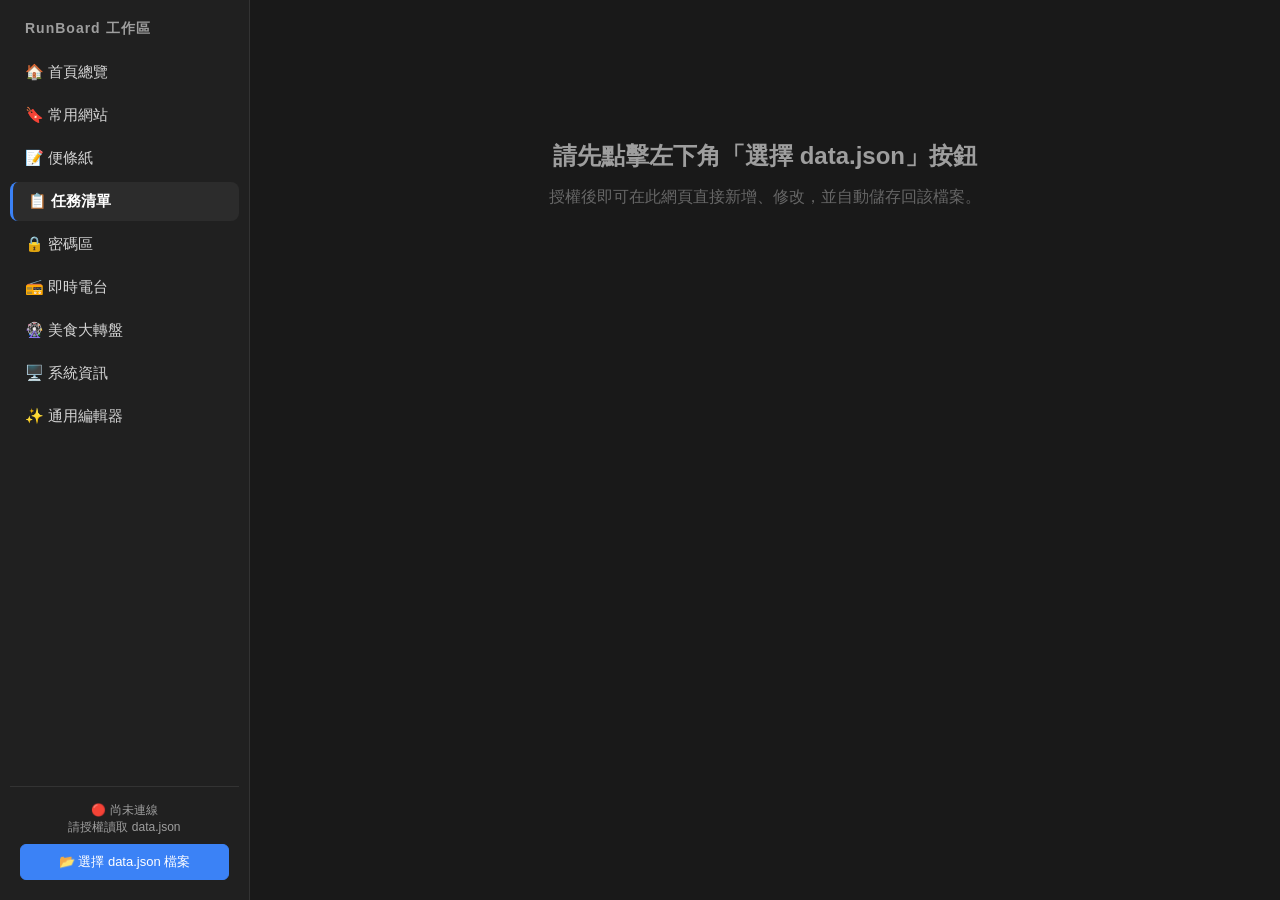
<file: tasks.html>
<!DOCTYPE html>
<html lang="zh-TW">
<head>
    <meta charset="UTF-8">
    <meta name="viewport" content="width=device-width, initial-scale=1.0">
    <title>RunBoard - 任務清單</title>
    <link rel="stylesheet" href="css/style.css">
    <link rel="stylesheet" href="css/tasks.css">
    <script src="js/storage.js"></script>
    <script src="js/nav.js"></script>
    <script src="js/modal.js"></script>
    <script src="js/tasks_export.js"></script>
</head>
<body>
    <div id="sidebar"></div>
    <div class="main-content">
        <!-- 未連線提示 -->
        <div id="no-data-msg" style="text-align: center; padding-top: 100px;">
            <h2 style="color: var(--text-secondary); margin-bottom: 15px;">請先點擊左下角「選擇 data.json」按鈕</h2>
            <p style="color: #666;">授權後即可在此網頁直接新增、修改，並自動儲存回該檔案。</p>
        </div>

        <!-- 內容呈現區 -->
        <div id="app-container" style="display: none; max-width: 900px;">
            <div class="section-header">
                <h2 class="section-title">📋 任務清單</h2>
                <button class="btn btn-small" onclick="TasksApp.openAddCategory()">＋新增分類</button>
            </div>
            <div class="toolbar-container">
                <div class="search-bar">
                    <span class="search-icon">🔍</span>
                    <input type="text" id="task-search" class="search-input" placeholder="搜尋任務內容..." oninput="TasksApp.handleSearch(this.value)">
                </div>
                <button type="button" class="btn-filter" id="btn-toggle-done" onclick="TasksApp.toggleHideDone()">
                    <span>👁️</span> <span id="lbl-toggle-done">隱藏已完成</span>
                </button>
                <button type="button" class="btn-filter btn-archive" id="btn-archive-done" onclick="TasksExporter.archiveAndClearCompleted()" title="匯出已完成任務為 Markdown 檔案並自清單清除">
                    <span>📦</span> <span>歸檔並清除已完成</span>
                </button>
            </div>
            <div id="tasks-list"></div>
        </div>
    </div>
    <script src="js/tasks.js"></script>
</body>
</html>
</file>
<file: css/style.css>
/* ================= 現代柔和暗色系主題與全域樣式 ================= */
:root {
    --bg-color: #191919;
    --sidebar-bg: #202020;
    --content-bg: #191919;
    --text-primary: #D4D4D4;
    --text-secondary: #9E9E9E;
    --border-color: #333333;
    --hover-bg: #2C2C2C;
    --accent-color: #3b82f6;
    --accent-hover: #2563eb;
    --danger-color: #ef4444;
    --success-color: #4ade80;
    --radius-sm: 4px;
    --radius-md: 8px;
    --radius-lg: 12px;
}

* {
    box-sizing: border-box;
    margin: 0;
    padding: 0;
    font-family: 'Inter', -apple-system, BlinkMacSystemFont, "Segoe UI", Roboto, "Helvetica Neue", Arial, sans-serif;
}

body {
    background-color: var(--bg-color);
    color: var(--text-primary);
    display: flex;
    height: 100vh;
    overflow: hidden;
}

/* ================= 側邊欄 (Sidebar) ================= */
.sidebar {
    width: 250px;
    min-width: 250px;
    background-color: var(--sidebar-bg);
    border-right: 1px solid var(--border-color);
    display: flex;
    flex-direction: column;
    padding: 20px 10px;
    height: 100%;
}

.sidebar-header {
    display: flex;
    align-items: center;
    justify-content: space-between;
    padding: 0 10px 15px 15px;
}

.sidebar-title {
    font-size: 14px;
    font-weight: 600;
    color: var(--text-secondary);
    letter-spacing: 1px;
}

.btn-reset-nav {
    background: transparent;
    border: none;
    color: var(--text-secondary);
    cursor: pointer;
    font-size: 11px;
    padding: 2px 6px;
    border-radius: var(--radius-sm);
    transition: color 0.2s ease, background-color 0.2s ease;
    display: none;
}

.btn-reset-nav:hover {
    color: var(--text-primary);
    background-color: var(--hover-bg);
}

.nav-links {
    list-style: none;
    display: flex;
    flex-direction: column;
    gap: 4px;
}

.nav-links li {
    position: relative;
    user-select: none;
    transition: transform 0.15s ease, opacity 0.15s ease;
    border-radius: var(--radius-md);
}

.nav-links li.dragging {
    opacity: 0.35;
    background-color: var(--hover-bg);
}

.nav-links li.drag-over-top::before {
    content: '';
    position: absolute;
    top: -2px;
    left: 8px;
    right: 8px;
    height: 3px;
    background-color: var(--accent-color);
    border-radius: 2px;
    box-shadow: 0 0 6px var(--accent-color);
    pointer-events: none;
    z-index: 10;
}

.nav-links li.drag-over-bottom::after {
    content: '';
    position: absolute;
    bottom: -2px;
    left: 8px;
    right: 8px;
    height: 3px;
    background-color: var(--accent-color);
    border-radius: 2px;
    box-shadow: 0 0 6px var(--accent-color);
    pointer-events: none;
    z-index: 10;
}

.nav-links li a {
    padding: 10px 12px 10px 15px;
    border-radius: var(--radius-md);
    cursor: grab;
    color: var(--text-primary);
    transition: background 0.2s ease, color 0.2s ease;
    font-size: 15px;
    display: flex;
    align-items: center;
    gap: 8px;
    text-decoration: none;
}

.nav-links li a:active {
    cursor: grabbing;
}

.nav-links li a .nav-text {
    flex: 1;
    white-space: nowrap;
    overflow: hidden;
    text-overflow: ellipsis;
}

.nav-links li .drag-handle {
    color: var(--text-secondary);
    opacity: 0;
    font-size: 13px;
    letter-spacing: -1px;
    margin-left: auto;
    transition: opacity 0.15s ease;
    cursor: grab;
    display: flex;
    align-items: center;
    user-select: none;
}

.nav-links li:hover .drag-handle {
    opacity: 0.6;
}

.nav-links li .drag-handle:hover {
    opacity: 1;
}

.nav-links li a:hover {
    background-color: var(--hover-bg);
    color: white;
}

.nav-links li a.active {
    background-color: var(--hover-bg);
    font-weight: 600;
    color: white;
    border-left: 3px solid var(--accent-color);
}

.file-status-area {
    margin-top: auto;
    padding: 15px 10px 0 10px;
    border-top: 1px solid var(--border-color);
}

/* ================= 按鈕元件 (Buttons) ================= */
.btn {
    background-color: transparent;
    color: var(--text-primary);
    border: 1px solid var(--border-color);
    padding: 8px 12px;
    border-radius: 6px;
    cursor: pointer;
    font-size: 13px;
    transition: all 0.2s;
    display: block;
    width: 100%;
    text-align: center;
    margin-top: 8px;
    text-decoration: none;
}

.btn:hover {
    background-color: var(--hover-bg);
    color: white;
}

.btn.primary {
    background-color: var(--accent-color);
    color: white;
    border-color: var(--accent-color);
}

.btn.primary:hover {
    background-color: var(--accent-hover);
}

.btn-small {
    padding: 4px 8px;
    font-size: 12px;
    display: inline-block;
    width: auto;
    margin: 0;
}

/* 通用刪除與編輯按鈕 */
.delete-btn,
.edit-btn {
    position: absolute;
    top: 10px;
    background: none;
    border: none;
    color: var(--text-secondary);
    cursor: pointer;
    opacity: 0;
    transition: opacity 0.2s, color 0.2s;
    font-size: 13px;
    line-height: 1;
    padding: 3px;
    border-radius: 4px;
}

.delete-btn {
    right: 10px;
}

.edit-btn {
    right: 32px;
}

.delete-btn:hover {
    color: var(--danger-color);
}

.edit-btn:hover {
    color: var(--accent-color);
}

/* ================= 主畫面區 (Main Content) ================= */
.main-content {
    flex: 1;
    padding: 40px 60px;
    overflow-y: auto;
    background-color: var(--content-bg);
    position: relative;
}

.section-header {
    display: flex;
    justify-content: space-between;
    align-items: center;
    border-bottom: 1px solid var(--border-color);
    padding-bottom: 15px;
    margin-bottom: 25px;
}

.section-title {
    font-size: 28px;
    font-weight: 600;
    color: white;
}

/* ================= 工具列與搜尋區 (Toolbar & Search) ================= */
.toolbar-container {
    display: flex;
    align-items: center;
    gap: 12px;
    margin-bottom: 25px;
    flex-wrap: wrap;
}

.search-bar {
    position: relative;
    flex: 1;
    min-width: 220px;
    display: flex;
    align-items: center;
}

.search-icon {
    position: absolute;
    left: 12px;
    color: var(--text-secondary);
    font-size: 14px;
    pointer-events: none;
    user-select: none;
}

.search-input {
    width: 100%;
    background-color: var(--sidebar-bg);
    border: 1px solid var(--border-color);
    color: var(--text-primary);
    padding: 9px 14px 9px 36px;
    border-radius: var(--radius-md);
    font-size: 14px;
    outline: none;
    transition: all 0.2s ease;
}

.search-input:focus {
    border-color: var(--accent-color);
    box-shadow: 0 0 0 2px rgba(59, 130, 246, 0.25);
    background-color: #222222;
}

.search-input::placeholder {
    color: var(--text-secondary);
    opacity: 0.65;
}

.btn-filter {
    background-color: var(--sidebar-bg);
    color: var(--text-secondary);
    border: 1px solid var(--border-color);
    padding: 8px 14px;
    border-radius: var(--radius-md);
    font-size: 13px;
    cursor: pointer;
    transition: all 0.2s ease;
    display: inline-flex;
    align-items: center;
    gap: 6px;
    user-select: none;
    height: 38px;
    white-space: nowrap;
}

.btn-filter:hover {
    background-color: var(--hover-bg);
    color: var(--text-primary);
    border-color: #444;
}

.btn-filter.active {
    background-color: rgba(59, 130, 246, 0.15);
    color: #60a5fa;
    border-color: var(--accent-color);
    font-weight: 500;
}

/* ================= 彈出視窗 (Modal) ================= */
.modal-overlay {
    position: fixed;
    top: 0;
    left: 0;
    right: 0;
    bottom: 0;
    background: rgba(0, 0, 0, 0.6);
    display: none;
    justify-content: center;
    align-items: center;
    z-index: 1000;
    backdrop-filter: blur(2px);
}

.modal-overlay.active {
    display: flex;
}

.modal-content {
    background: var(--sidebar-bg);
    width: 440px;
    padding: 25px;
    border-radius: var(--radius-lg);
    border: 1px solid var(--border-color);
    box-shadow: 0 10px 25px rgba(0, 0, 0, 0.5);
}

.modal-title {
    font-size: 18px;
    color: white;
    margin-bottom: 20px;
}

.form-group {
    margin-bottom: 15px;
}

.form-group label {
    display: block;
    color: var(--text-secondary);
    font-size: 13px;
    margin-bottom: 6px;
}

.form-group input,
.form-group textarea {
    width: 100%;
    background: var(--bg-color);
    border: 1px solid var(--border-color);
    color: white;
    padding: 10px;
    border-radius: 6px;
    outline: none;
    font-size: 14px;
}

.form-group input:focus,
.form-group textarea:focus {
    border-color: var(--accent-color);
}

.modal-actions {
    display: flex;
    justify-content: flex-end;
    gap: 10px;
    margin-top: 25px;
}
</file>
<file: css/index.css>
﻿/* ================= 首頁儀表板卡片 (Dashboard) ================= */
.dashboard-grid {
    display: grid;
    grid-template-columns: repeat(auto-fit, minmax(240px, 1fr));
    gap: 20px;
    margin-top: 20px;
}

.dash-card {
    background-color: var(--sidebar-bg);
    border: 1px solid var(--border-color);
    border-radius: var(--radius-lg);
    padding: 25px;
    text-decoration: none;
    color: var(--text-primary);
    transition: all 0.2s ease;
    display: flex;
    flex-direction: column;
    gap: 10px;
}

.dash-card:hover {
    border-color: var(--accent-color);
    transform: translateY(-3px);
    box-shadow: 0 6px 16px rgba(0, 0, 0, 0.3);
}

.dash-card-icon {
    font-size: 32px;
}

.dash-card-title {
    font-size: 18px;
    font-weight: 600;
    color: white;
}

.dash-card-count {
    font-size: 14px;
    color: var(--text-secondary);
}
</file>
<file: css/favorites.css>
﻿/* ================= 分類與書籤卡片 (Favorites) ================= */
.category {
    margin-bottom: 30px;
    padding: 10px;
    margin-left: -10px;
    margin-right: -10px;
    border-radius: var(--radius-md);
    border: 2px dashed transparent;
    transition: all 0.2s;
}

.category.drag-over {
    border-color: var(--accent-color);
    background-color: rgba(59, 130, 246, 0.05);
}

.category-header {
    display: flex;
    justify-content: space-between;
    align-items: center;
    margin-bottom: 15px;
}

.category-title-area {
    display: flex;
    align-items: center;
    gap: 10px;
    cursor: pointer;
    user-select: none;
    padding: 4px 8px;
    margin-left: -8px;
    border-radius: 6px;
    transition: background 0.2s;
}

.category-title-area:hover {
    background-color: var(--hover-bg);
}

.toggle-icon {
    font-size: 12px;
    transition: transform 0.2s;
    color: var(--text-secondary);
}

.toggle-icon.collapsed {
    transform: rotate(-90deg);
}

.category-name {
    font-size: 18px;
    color: var(--text-secondary);
    font-weight: 500;
    display: flex;
    align-items: center;
    gap: 8px;
}

.list-container {
    display: grid;
    grid-template-columns: repeat(auto-fill, minmax(280px, 1fr));
    gap: 15px;
}

.list-container.collapsed {
    display: none;
}

.item-card {
    background-color: var(--sidebar-bg);
    border: 1px solid var(--border-color);
    padding: 15px;
    border-radius: var(--radius-md);
    display: flex;
    flex-direction: column;
    gap: 5px;
    text-decoration: none;
    transition: all 0.2s ease;
    position: relative;
    cursor: grab;
}

.item-card:hover {
    border-color: #4a4a4a;
    transform: translateY(-2px);
}

.item-card.dragging,
.category.dragging {
    opacity: 0.5;
    transform: scale(0.98);
}

.item-card.drag-target-over {
    border-color: var(--accent-color) !important;
    box-shadow: 0 0 0 2px rgba(59, 130, 246, 0.4) !important;
    transform: scale(1.01);
}

.item-card:active {
    cursor: grabbing;
}

.item-card-header {
    display: flex;
    align-items: center;
    gap: 8px;
    margin-right: 48px;
}

.fav-icon {
    width: 20px;
    height: 20px;
    border-radius: 4px;
    vertical-align: middle;
    flex-shrink: 0;
    object-fit: contain;
}

.item-title {
    color: white;
    font-weight: 500;
    font-size: 16px;
    margin-right: 20px;
}

.item-card-header .item-title {
    margin-right: 0;
    white-space: nowrap;
    overflow: hidden;
    text-overflow: ellipsis;
}

.item-desc {
    color: var(--text-secondary);
    font-size: 13px;
}

.item-card:hover .delete-btn,
.item-card:hover .edit-btn {
    opacity: 1;
}
</file>
<file: css/folder_graph.css>
/* ================= 🗂️ 目錄節點圖 (Folder Graph) ================= */
.main-content.folder-graph-page {
    padding: 0;
    overflow: hidden;
    display: flex;
    flex-direction: column;
}

.graph-view-wrapper {
    position: relative;
    width: 100%;
    height: 100%;
    overflow: hidden;
    background-color: #121214;
    background-image: 
        radial-gradient(circle, #27272a 1px, transparent 1px);
    background-size: 24px 24px;
}

.graph-toolbar {
    position: absolute;
    top: 16px;
    left: 16px;
    right: 16px;
    z-index: 100;
    display: flex;
    flex-wrap: wrap;
    align-items: center;
    gap: 12px;
    padding: 10px 16px;
    background: rgba(32, 32, 32, 0.88);
    backdrop-filter: blur(8px);
    border: 1px solid var(--border-color);
    border-radius: var(--radius-md);
    box-shadow: 0 4px 16px rgba(0, 0, 0, 0.4);
}

.graph-toolbar-group {
    display: flex;
    align-items: center;
    gap: 8px;
}

.graph-toolbar-group select,
.graph-toolbar-group input {
    background: var(--bg-color);
    border: 1px solid var(--border-color);
    color: var(--text-primary);
    padding: 6px 10px;
    border-radius: 6px;
    font-size: 13px;
    outline: none;
}

.graph-toolbar-group select:focus,
.graph-toolbar-group input:focus {
    border-color: var(--accent-color);
}

.graph-toolbar-btn {
    display: inline-flex;
    align-items: center;
    gap: 6px;
    padding: 6px 12px;
    border-radius: 6px;
    border: 1px solid var(--border-color);
    background: var(--sidebar-bg);
    color: var(--text-primary);
    font-size: 13px;
    cursor: pointer;
    transition: all 0.15s ease;
    white-space: nowrap;
    user-select: none;
}

.graph-toolbar-btn:hover {
    background: var(--hover-bg);
    color: #fff;
    border-color: #555;
}

.graph-toolbar-btn.primary {
    background: var(--accent-color);
    border-color: var(--accent-color);
    color: #fff;
}

.graph-toolbar-btn.primary:hover {
    background: var(--accent-hover);
}

.graph-toolbar-btn.danger {
    color: #f87171;
    border-color: rgba(239, 68, 68, 0.35);
}

.graph-toolbar-btn.danger:hover {
    background: rgba(239, 68, 68, 0.15);
    border-color: var(--danger-color);
    color: #fca5a5;
}

.graph-toolbar-info {
    margin-left: auto;
    font-size: 12px;
    color: var(--text-secondary);
    display: flex;
    align-items: center;
    gap: 12px;
}

.graph-status-badge {
    display: inline-flex;
    align-items: center;
    gap: 6px;
    padding: 3px 8px;
    background: rgba(255, 255, 255, 0.05);
    border: 1px solid var(--border-color);
    border-radius: 12px;
}

/* 畫布與變形容器 */
.graph-canvas {
    position: absolute;
    top: 0;
    left: 0;
    width: 100%;
    height: 100%;
    cursor: grab;
    user-select: none;
}

.graph-canvas.is-panning {
    cursor: grabbing;
}

.graph-transform-layer {
    position: absolute;
    top: 0;
    left: 0;
    transform-origin: 0 0;
    pointer-events: none;
}

/* SVG 連線層 */
.graph-svg-layer {
    position: absolute;
    top: 0;
    left: 0;
    overflow: visible;
    pointer-events: none;
}

.graph-edge {
    fill: none;
    stroke: #475569;
    stroke-width: 2.5px;
    transition: stroke 0.2s, stroke-width 0.2s;
}

.graph-edge:hover,
.graph-edge.active {
    stroke: #60a5fa;
    stroke-width: 3.5px;
}

/* 節點 DOM 容器層 */
.graph-nodes-layer {
    position: absolute;
    top: 0;
    left: 0;
    pointer-events: auto;
}

/* Godot GraphNode 風格節點 */
.graph-node {
    position: absolute;
    width: 300px;
    background: #202024;
    border: 1px solid #333338;
    border-radius: 8px;
    box-shadow: 0 8px 24px rgba(0, 0, 0, 0.5), 0 1px 3px rgba(0, 0, 0, 0.4);
    display: flex;
    flex-direction: column;
    user-select: none;
    transition: border-color 0.15s, box-shadow 0.15s;
    font-size: 13px;
}

.graph-node:hover {
    border-color: #4b5563;
}

.graph-node.is-selected {
    border-color: var(--accent-color);
    box-shadow: 0 0 0 2px rgba(59, 130, 246, 0.4), 0 8px 24px rgba(0, 0, 0, 0.6);
}

.graph-node.is-root {
    border-top: 3px solid #f59e0b;
}

.graph-node.is-collapsed {
    opacity: 0.9;
}

/* 節點標題列 (Header / Title Bar) */
.graph-node-header {
    background: #28282e;
    padding: 10px 12px;
    border-top-left-radius: 7px;
    border-top-right-radius: 7px;
    border-bottom: 1px solid #323238;
    cursor: move;
    display: flex;
    align-items: center;
    justify-content: space-between;
    gap: 8px;
}

.graph-node-title {
    font-weight: 600;
    color: #f3f4f6;
    font-size: 13px;
    display: flex;
    align-items: center;
    gap: 6px;
    overflow: hidden;
    text-overflow: ellipsis;
    white-space: nowrap;
    flex: 1;
}

.graph-node-title-icon {
    font-size: 15px;
    flex-shrink: 0;
}

.graph-node-actions {
    display: flex;
    align-items: center;
    gap: 4px;
}

.graph-node-btn-toggle {
    background: transparent;
    border: 1px solid #404048;
    color: #9ca3af;
    width: 20px;
    height: 20px;
    display: inline-flex;
    align-items: center;
    justify-content: center;
    border-radius: 4px;
    cursor: pointer;
    font-size: 11px;
    line-height: 1;
    padding: 0;
    transition: all 0.15s;
}

.graph-node-btn-toggle:hover {
    background: #3a3a42;
    color: #fff;
    border-color: #60a5fa;
}

/* 節點主體內容 (Body) */
.graph-node-body {
    padding: 12px;
    display: flex;
    flex-direction: column;
    gap: 10px;
    background: #1e1e22;
    border-bottom-left-radius: 7px;
    border-bottom-right-radius: 7px;
}

.graph-node-path {
    font-family: Consolas, Monaco, monospace;
    font-size: 11px;
    color: #9ca3af;
    background: #141416;
    padding: 4px 6px;
    border-radius: 4px;
    border: 1px solid #28282d;
    overflow: hidden;
    text-overflow: ellipsis;
    white-space: nowrap;
    word-break: break-all;
}

.graph-node-stats-row {
    display: flex;
    align-items: center;
    justify-content: space-between;
    flex-wrap: wrap;
    gap: 6px;
}

.graph-node-badge {
    display: inline-flex;
    align-items: center;
    gap: 4px;
    padding: 3px 8px;
    background: #27272a;
    border-radius: 4px;
    font-size: 11px;
    color: #e4e4e7;
    border: 1px solid #3f3f46;
}

.graph-node-badge.badge-highlight {
    background: rgba(59, 130, 246, 0.15);
    border-color: rgba(59, 130, 246, 0.4);
    color: #93c5fd;
}

/* 副檔名標籤群 (Extension Capsules) */
.graph-node-tags {
    display: flex;
    flex-wrap: wrap;
    gap: 4px;
    max-height: 80px;
    overflow-y: auto;
}

.ext-capsule {
    font-size: 11px;
    padding: 2px 6px;
    border-radius: 4px;
    font-weight: 500;
    display: inline-flex;
    align-items: center;
    gap: 3px;
    border: 1px solid transparent;
}

.ext-capsule.ext-cs {
    background: rgba(16, 185, 129, 0.15);
    color: #34d399;
    border-color: rgba(16, 185, 129, 0.35);
}

.ext-capsule.ext-prefab {
    background: rgba(59, 130, 246, 0.15);
    color: #60a5fa;
    border-color: rgba(59, 130, 246, 0.35);
}

.ext-capsule.ext-png, .ext-capsule.ext-jpg, .ext-capsule.ext-jpeg {
    background: rgba(245, 158, 11, 0.15);
    color: #fbbf24;
    border-color: rgba(245, 158, 11, 0.35);
}

.ext-capsule.ext-mat, .ext-capsule.ext-shader {
    background: rgba(168, 85, 247, 0.15);
    color: #c084fc;
    border-color: rgba(168, 85, 247, 0.35);
}

.ext-capsule.ext-json {
    background: rgba(236, 72, 153, 0.15);
    color: #f472b6;
    border-color: rgba(236, 72, 153, 0.35);
}

.ext-capsule.ext-default {
    background: #27272a;
    color: #a1a1aa;
    border-color: #3f3f46;
}

/* 節點底端按鈕 */
.graph-node-footer {
    display: flex;
    gap: 6px;
    margin-top: 2px;
}

.graph-node-copy-btn {
    width: 100%;
    padding: 4px 8px;
    font-size: 11px;
    background: #26262b;
    border: 1px solid #36363c;
    border-radius: 4px;
    color: #d1d5db;
    cursor: pointer;
    transition: all 0.15s;
    display: inline-flex;
    align-items: center;
    justify-content: center;
    gap: 4px;
}

.graph-node-copy-btn:hover {
    background: #323238;
    color: #fff;
    border-color: #4b5563;
}

/* 插槽 (Slots / Ports) */
.graph-slot {
    position: absolute;
    width: 12px;
    height: 12px;
    border-radius: 50%;
    background: #3b82f6;
    border: 2px solid #1e1e22;
    box-shadow: 0 0 6px rgba(59, 130, 246, 0.8);
    top: 18px;
    z-index: 10;
}

.graph-slot.input-slot {
    left: -7px;
    background: #38bdf8;
}

.graph-slot.output-slot {
    right: -7px;
    background: #60a5fa;
}

/* 節點收合時隱藏主體 */
.graph-node.is-collapsed .graph-node-body {
    display: none;
}

/* Toast 提示 */
.graph-toast {
    position: fixed;
    bottom: 24px;
    right: 24px;
    background: #1f2937;
    color: #fff;
    border: 1px solid #374151;
    border-radius: 6px;
    padding: 8px 16px;
    font-size: 13px;
    box-shadow: 0 8px 24px rgba(0,0,0,0.4);
    z-index: 9999;
    opacity: 0;
    transform: translateY(10px);
    transition: opacity 0.2s, transform 0.2s;
    pointer-events: none;
}

.graph-toast.show {
    opacity: 1;
    transform: translateY(0);
}
</file>
<file: css/food_roulette.css>
/* ================= 美食大轉盤專屬樣式 ================= */

/* 標題與副標題 */
.section-subtitle {
    color: var(--text-secondary);
    font-size: 13px;
    margin-top: 4px;
}

.header-actions {
    display: flex;
    gap: 8px;
    align-items: center;
}

/* 模式切換 Tabs */
.mode-tabs {
    display: flex;
    gap: 10px;
    margin-bottom: 16px;
    border-bottom: 1px solid var(--border-color);
    padding-bottom: 10px;
}

.tab-btn {
    background: transparent;
    border: 1px solid var(--border-color);
    color: var(--text-secondary);
    padding: 8px 16px;
    border-radius: var(--radius-md);
    cursor: pointer;
    font-size: 14px;
    font-weight: 500;
    transition: all 0.2s ease;
}

.tab-btn:hover {
    background-color: var(--hover-bg);
    color: var(--text-primary);
}

.tab-btn.active {
    background: #2563eb;
    color: #ffffff;
    border-color: #3b82f6;
    box-shadow: 0 2px 8px rgba(37, 99, 235, 0.3);
}

/* 控制面板 */
.control-panel {
    background-color: var(--sidebar-bg);
    border: 1px solid var(--border-color);
    border-radius: var(--radius-lg);
    padding: 18px 20px;
    margin-bottom: 20px;
    display: flex;
    flex-direction: column;
    gap: 16px;
}

.control-row {
    display: flex;
    align-items: center;
    gap: 16px;
    flex-wrap: wrap;
}

.location-row {
    justify-content: space-between;
    border-bottom: 1px solid rgba(255, 255, 255, 0.05);
    padding-bottom: 14px;
}

.location-group {
    display: flex;
    align-items: center;
    gap: 10px;
    flex-wrap: wrap;
    flex: 1;
}

.location-or {
    color: var(--text-secondary);
    font-size: 12px;
}

.search-place-input-wrap {
    display: flex;
    gap: 6px;
    flex: 1;
    min-width: 260px;
    max-width: 450px;
}

.search-place-input-wrap input {
    flex: 1;
}

.status-badge {
    background: rgba(255, 255, 255, 0.05);
    border: 1px solid var(--border-color);
    padding: 6px 12px;
    border-radius: var(--radius-md);
    font-size: 12px;
    color: var(--text-secondary);
}

.status-badge.active {
    border-color: rgba(74, 222, 128, 0.4);
    background: rgba(74, 222, 128, 0.1);
    color: #4ade80;
}

/* 滑桿與下拉控制項 */
.filters-row {
    display: grid;
    grid-template-columns: repeat(auto-fit, minmax(200px, 1fr));
    gap: 16px;
    align-items: flex-end;
}

.slider-control {
    display: flex;
    flex-direction: column;
    gap: 8px;
}

.slider-control label {
    font-size: 13px;
    color: var(--text-secondary);
    display: flex;
    justify-content: space-between;
}

.highlight-val {
    color: #60a5fa;
    font-weight: 600;
}

.slider-control input[type="range"] {
    width: 100%;
    accent-color: #3b82f6;
    cursor: pointer;
    background: #333;
    height: 6px;
    border-radius: 3px;
}

.category-filter {
    display: flex;
    flex-direction: column;
    gap: 8px;
}

.category-filter label {
    font-size: 13px;
    color: var(--text-secondary);
}

.filter-select {
    background: #1e1e1e;
    border: 1px solid var(--border-color);
    color: var(--text-primary);
    padding: 8px 12px;
    border-radius: var(--radius-md);
    font-size: 13px;
    outline: none;
    cursor: pointer;
}

.filter-select:focus {
    border-color: #3b82f6;
}

.search-action button {
    width: 100%;
    height: 38px;
    display: flex;
    align-items: center;
    justify-content: center;
    font-weight: 600;
}

.fav-panel-header {
    display: flex;
    justify-content: space-between;
    align-items: center;
}

/* ================= 輪盤與結果核心佈局 ================= */
.roulette-main-layout {
    display: grid;
    grid-template-columns: 480px 1fr;
    gap: 24px;
    align-items: start;
    margin-bottom: 28px;
}

@media (max-width: 992px) {
    .roulette-main-layout {
        grid-template-columns: 1fr;
    }
}

/* 輪盤外框容器 */
.wheel-section {
    display: flex;
    flex-direction: column;
    align-items: center;
    gap: 16px;
}

.wheel-container {
    position: relative;
    width: 460px;
    height: 460px;
    max-width: 100%;
    aspect-ratio: 1 / 1;
    display: flex;
    align-items: center;
    justify-content: center;
    background: radial-gradient(circle, #252836 0%, #15171e 70%, #0d0e12 100%);
    border-radius: 50%;
    padding: 12px;
    box-shadow: 0 10px 30px rgba(0, 0, 0, 0.6), 0 0 20px rgba(59, 130, 246, 0.15);
    border: 4px solid #2d3243;
}

/* 指針 */
.wheel-pointer {
    position: absolute;
    top: 2px;
    left: 50%;
    transform: translateX(-50%);
    font-size: 32px;
    color: #ef4444;
    z-index: 10;
    text-shadow: 0 2px 8px rgba(0, 0, 0, 0.8), 0 0 10px rgba(239, 68, 68, 0.6);
    pointer-events: none;
    transition: transform 0.08s ease-out;
}

.wheel-pointer.tick-bump {
    transform: translateX(-50%) scale(1.2) translateY(-2px);
}

/* Canvas 轉盤 */
#roulette-canvas {
    width: 100%;
    height: 100%;
    border-radius: 50%;
    display: block;
    cursor: pointer;
}

/* 轉盤中心按鈕 */
.wheel-center-btn {
    position: absolute;
    width: 90px;
    height: 90px;
    border-radius: 50%;
    background: linear-gradient(135deg, #ef4444 0%, #b91c1c 100%);
    border: 4px solid #ffffff;
    box-shadow: 0 4px 15px rgba(0, 0, 0, 0.5), 0 0 15px rgba(239, 68, 68, 0.4);
    color: #ffffff;
    display: flex;
    flex-direction: column;
    align-items: center;
    justify-content: center;
    cursor: pointer;
    z-index: 5;
    transition: all 0.2s cubic-bezier(0.175, 0.885, 0.32, 1.275);
    outline: none;
    user-select: none;
}

.wheel-center-btn:hover {
    transform: scale(1.08);
    box-shadow: 0 6px 20px rgba(0, 0, 0, 0.6), 0 0 25px rgba(239, 68, 68, 0.7);
}

.wheel-center-btn:active {
    transform: scale(0.95);
}

.wheel-center-btn span {
    font-size: 16px;
    font-weight: 900;
    letter-spacing: 1px;
}

.wheel-center-btn small {
    font-size: 10px;
    opacity: 0.9;
    margin-top: 1px;
}

.wheel-center-btn:disabled {
    opacity: 0.6;
    cursor: not-allowed;
    transform: none;
}

/* 轉盤快捷操作列 */
.wheel-quick-actions {
    display: flex;
    gap: 8px;
    flex-wrap: wrap;
    justify-content: center;
}

/* ================= 右側結果展示卡片 ================= */
.result-section {
    min-height: 460px;
    display: flex;
    flex-direction: column;
    justify-content: center;
}

/* 初始導引卡片 */
.result-placeholder {
    background-color: var(--sidebar-bg);
    border: 2px dashed var(--border-color);
    border-radius: var(--radius-lg);
    padding: 40px 30px;
    text-align: center;
    display: flex;
    flex-direction: column;
    align-items: center;
    justify-content: center;
    min-height: 380px;
}

.placeholder-icon {
    font-size: 64px;
    margin-bottom: 16px;
    animation: bounce 2s infinite ease-in-out;
}

@keyframes bounce {
    0%, 100% { transform: translateY(0); }
    50% { transform: translateY(-8px); }
}

.placeholder-title {
    font-size: 18px;
    font-weight: 600;
    color: var(--text-primary);
    margin-bottom: 8px;
}

.placeholder-desc {
    color: var(--text-secondary);
    font-size: 14px;
    max-width: 320px;
    line-height: 1.6;
}

/* 幸運中選卡片 */
.result-card {
    background: linear-gradient(145deg, #1f2430 0%, #171922 100%);
    border: 2px solid #3b82f6;
    border-radius: var(--radius-lg);
    padding: 32px 28px;
    box-shadow: 0 12px 30px rgba(0, 0, 0, 0.4), 0 0 25px rgba(59, 130, 246, 0.2);
    display: flex;
    flex-direction: column;
    gap: 16px;
    animation: popIn 0.4s cubic-bezier(0.175, 0.885, 0.32, 1.275);
}

@keyframes popIn {
    0% { transform: scale(0.92); opacity: 0; }
    100% { transform: scale(1); opacity: 1; }
}

.result-badge {
    align-self: flex-start;
    background: linear-gradient(90deg, #f59e0b, #ef4444);
    color: #ffffff;
    font-size: 12px;
    font-weight: 700;
    padding: 4px 12px;
    border-radius: 20px;
    letter-spacing: 0.5px;
    box-shadow: 0 2px 8px rgba(245, 158, 11, 0.4);
}

.result-title {
    font-size: 26px;
    font-weight: 700;
    color: #ffffff;
    line-height: 1.3;
    word-break: break-word;
}

.result-meta {
    display: flex;
    gap: 8px;
    flex-wrap: wrap;
}

.meta-tag {
    font-size: 13px;
    padding: 4px 10px;
    border-radius: var(--radius-md);
    font-weight: 500;
}

.distance-tag {
    background: rgba(59, 130, 246, 0.2);
    color: #60a5fa;
    border: 1px solid rgba(59, 130, 246, 0.4);
}

.type-tag {
    background: rgba(168, 85, 247, 0.2);
    color: #c084fc;
    border: 1px solid rgba(168, 85, 247, 0.4);
}

.result-address {
    font-size: 14px;
    color: var(--text-secondary);
    line-height: 1.5;
    background: rgba(0, 0, 0, 0.2);
    padding: 10px 14px;
    border-radius: var(--radius-md);
    border-left: 3px solid #3b82f6;
}

.result-actions {
    display: flex;
    flex-direction: column;
    gap: 10px;
    margin-top: 8px;
}

.result-actions .btn {
    text-align: center;
    justify-content: center;
    padding: 10px 16px;
    font-size: 14px;
    text-decoration: none;
}

/* 載入中 Spinner */
.state-loading {
    display: flex;
    flex-direction: column;
    align-items: center;
    justify-content: center;
    min-height: 300px;
    gap: 16px;
}

.spinner {
    width: 42px;
    height: 42px;
    border: 4px solid rgba(59, 130, 246, 0.2);
    border-top-color: #3b82f6;
    border-radius: 50%;
    animation: spin 0.8s linear infinite;
}

@keyframes spin {
    to { transform: rotate(360deg); }
}

/* ================= 候選清單清單區 ================= */
.candidates-section {
    background-color: var(--sidebar-bg);
    border: 1px solid var(--border-color);
    border-radius: var(--radius-lg);
    padding: 20px;
}

.candidates-grid {
    display: grid;
    grid-template-columns: repeat(auto-fill, minmax(260px, 1fr));
    gap: 12px;
}

.candidate-card {
    background: #1a1c23;
    border: 1px solid var(--border-color);
    border-radius: var(--radius-md);
    padding: 12px 14px;
    display: flex;
    align-items: center;
    gap: 12px;
    transition: all 0.2s ease;
}

.candidate-card:hover {
    border-color: #4b5563;
    background: #202430;
}

.candidate-card.inactive {
    opacity: 0.45;
    background: #14151a;
    border-style: dashed;
}

.candidate-card input[type="checkbox"] {
    width: 18px;
    height: 18px;
    cursor: pointer;
    accent-color: #3b82f6;
}

.candidate-card-info {
    flex: 1;
    overflow: hidden;
}

.candidate-card-name {
    font-size: 14px;
    font-weight: 600;
    color: var(--text-primary);
    white-space: nowrap;
    overflow: hidden;
    text-overflow: ellipsis;
}

.candidate-card-meta {
    display: flex;
    gap: 6px;
    font-size: 12px;
    color: var(--text-secondary);
    margin-top: 4px;
}

.candidate-card-actions {
    display: flex;
    gap: 4px;
}

.candidate-card-actions button {
    background: none;
    border: none;
    color: var(--text-secondary);
    cursor: pointer;
    font-size: 14px;
    padding: 4px;
    border-radius: var(--radius-sm);
    transition: color 0.15s;
}

.candidate-card-actions button:hover {
    color: var(--danger-color);
}

/* 彩帶全螢幕 Canvas */
#confetti-canvas {
    position: fixed;
    top: 0;
    left: 0;
    width: 100vw;
    height: 100vh;
    pointer-events: none;
    z-index: 9999;
}
</file>
<file: css/notes.css>
/* ================= 📝 便條紙專屬樣式 (Notes Dual-View & Canvas) ================= */

/* 主畫面佈局覆寫 */
.main-content.notes-page {
    padding: 0 !important;
    overflow: hidden !important;
    display: flex;
    flex-direction: column;
    height: 100vh;
}

.notes-app-container {
    display: flex;
    flex-direction: column;
    width: 100%;
    height: 100%;
    overflow: hidden;
}

/* ================= 頂部多功能導航與工具列 ================= */
.notes-top-bar {
    display: flex;
    align-items: center;
    justify-content: space-between;
    gap: 12px;
    padding: 10px 18px;
    background-color: var(--sidebar-bg);
    border-bottom: 1px solid var(--border-color);
    z-index: 50;
    flex-shrink: 0;
    flex-wrap: wrap;
}

.notes-top-left {
    display: flex;
    align-items: center;
    gap: 14px;
}

.notes-title {
    font-size: 18px;
    font-weight: 600;
    color: white;
    margin: 0;
    white-space: nowrap;
}

/* 檢視模式切換 (Canvas / List) */
.view-mode-toggle {
    display: inline-flex;
    background: var(--bg-color);
    border: 1px solid var(--border-color);
    border-radius: 20px;
    padding: 2px;
}

.btn-mode {
    background: none;
    border: none;
    color: var(--text-secondary);
    padding: 4px 10px;
    font-size: 12px;
    border-radius: 16px;
    cursor: pointer;
    display: inline-flex;
    align-items: center;
    gap: 4px;
    transition: all 0.2s ease;
    user-select: none;
}

.btn-mode:hover {
    color: var(--text-primary);
}

.btn-mode.active {
    background-color: var(--accent-color);
    color: #ffffff;
    font-weight: 500;
    box-shadow: 0 1px 3px rgba(0, 0, 0, 0.3);
}

/* 搜尋列 */
.notes-search-bar {
    flex: 1;
    min-width: 180px;
    max-width: 280px;
    margin-bottom: 0;
}

/* 群組快速切換膠囊列 */
.group-pills-bar {
    display: flex;
    align-items: center;
    gap: 6px;
    overflow-x: auto;
    max-width: 480px;
    padding: 2px 0;
    scrollbar-width: none;
}

.group-pills-bar::-webkit-scrollbar {
    display: none;
}

.group-pill {
    background: rgba(255, 255, 255, 0.04);
    border: 1px solid var(--border-color);
    border-radius: 16px;
    padding: 4px 10px;
    font-size: 12px;
    color: var(--text-secondary);
    cursor: pointer;
    white-space: nowrap;
    display: inline-flex;
    align-items: center;
    gap: 5px;
    transition: all 0.15s ease;
    user-select: none;
}

.group-pill:hover {
    background: var(--hover-bg);
    color: var(--text-primary);
    border-color: #555555;
}

.group-pill.active {
    background: rgba(59, 130, 246, 0.18);
    color: #60a5fa;
    border-color: var(--accent-color);
    font-weight: 500;
}

.group-pill .pill-count {
    background: rgba(0, 0, 0, 0.35);
    border-radius: 10px;
    padding: 1px 6px;
    font-size: 11px;
    color: inherit;
    opacity: 0.85;
}

/* 右側動作按鈕 */
.notes-top-actions {
    display: flex;
    align-items: center;
    gap: 8px;
}

.canvas-controls-group {
    display: inline-flex;
    align-items: center;
    gap: 6px;
}

.btn-tool {
    background: var(--bg-color);
    border: 1px solid var(--border-color);
    border-radius: 6px;
    padding: 6px 10px;
    font-size: 12px;
    color: var(--text-secondary);
    cursor: pointer;
    display: inline-flex;
    align-items: center;
    gap: 4px;
    transition: all 0.2s;
    user-select: none;
    height: 32px;
}

.btn-tool:hover {
    background: var(--hover-bg);
    color: var(--text-primary);
    border-color: #4a4a4a;
}

.btn-add-cat {
    margin: 0;
    height: 32px;
    padding: 0 12px;
    display: inline-flex;
    align-items: center;
    gap: 4px;
    white-space: nowrap;
}

/* ================= 無限畫布檢視 (Canvas View) ================= */
.canvas-view-wrapper {
    position: relative;
    width: 100%;
    flex: 1;
    height: 100%;
    overflow: hidden;
}

.canvas-viewport {
    position: absolute;
    inset: 0;
    overflow: hidden;
    background-color: #141416;
    background-image: radial-gradient(circle, #27272c 1.2px, transparent 1.2px);
    background-size: 24px 24px;
    cursor: default;
    user-select: none;
}

.canvas-viewport.is-panning {
    cursor: grabbing !important;
}

.canvas-transform-layer {
    position: absolute;
    top: 0;
    left: 0;
    transform-origin: 0 0;
    will-change: transform;
    pointer-events: none;
}

.canvas-groups-layer {
    position: relative;
}

/* 群組分區框 (Group Frame) */
.canvas-group-frame {
    position: absolute;
    background: rgba(26, 26, 30, 0.88);
    backdrop-filter: blur(12px);
    border: 1.5px solid rgba(255, 255, 255, 0.1);
    border-radius: 14px;
    box-shadow: 0 8px 30px rgba(0, 0, 0, 0.45);
    display: flex;
    flex-direction: column;
    pointer-events: auto;
    transition: border-color 0.2s, box-shadow 0.2s;
}

.canvas-group-frame:hover {
    border-color: rgba(255, 255, 255, 0.2);
}

.canvas-group-frame.is-dragging {
    opacity: 0.92;
    box-shadow: 0 16px 40px rgba(0, 0, 0, 0.6);
}

/* 群組聚焦動畫 (Glow Pulse) */
@keyframes groupFocusPulse {
    0% { box-shadow: 0 0 0 0 rgba(59, 130, 246, 0.7); border-color: #3b82f6; }
    50% { box-shadow: 0 0 0 12px rgba(59, 130, 246, 0); border-color: #60a5fa; }
    100% { box-shadow: 0 0 0 0 rgba(59, 130, 246, 0); border-color: rgba(255, 255, 255, 0.1); }
}

.canvas-group-frame.is-focused-pulse {
    animation: groupFocusPulse 1.2s ease-out;
}

/* 群組頂部列 */
.canvas-group-header {
    padding: 10px 14px;
    border-bottom: 1px solid rgba(255, 255, 255, 0.08);
    display: flex;
    align-items: center;
    justify-content: space-between;
    cursor: grab;
    user-select: none;
    border-radius: 12px 12px 0 0;
    background: rgba(255, 255, 255, 0.02);
}

.canvas-group-header:active {
    cursor: grabbing;
}

.canvas-group-title {
    font-size: 15px;
    font-weight: 600;
    color: #e4e4e7;
    display: flex;
    align-items: center;
    gap: 8px;
}

.canvas-group-title .group-badge {
    font-size: 11px;
    padding: 2px 7px;
    border-radius: 10px;
    background: rgba(255, 255, 255, 0.08);
    color: var(--text-secondary);
    font-weight: normal;
}

.canvas-group-actions {
    display: flex;
    align-items: center;
    gap: 4px;
}

.canvas-group-btn {
    background: transparent;
    border: 1px solid transparent;
    border-radius: 4px;
    color: var(--text-secondary);
    padding: 3px 6px;
    font-size: 12px;
    cursor: pointer;
    transition: all 0.15s;
    line-height: 1;
}

.canvas-group-btn:hover {
    background: var(--hover-bg);
    color: #ffffff;
    border-color: rgba(255, 255, 255, 0.15);
}

.canvas-group-btn.btn-collapse {
    font-weight: bold;
    font-size: 13px;
    padding: 3px 8px;
}

/* 群組內容區 */
.canvas-group-body {
    position: relative;
    padding: 16px;
    flex: 1;
}

/* 群組折疊狀態 (Compact Stacking Badge) */
.canvas-group-frame.is-collapsed {
    border-style: dashed;
    border-color: rgba(255, 255, 255, 0.2);
}

.canvas-group-frame.is-collapsed .canvas-group-header {
    border-bottom: none;
    border-radius: 12px;
    background: transparent;
}

.canvas-group-frame.is-collapsed .canvas-group-body {
    display: none;
}

/* ================= 畫布上的便條節點 (Canvas Note Node) ================= */
.canvas-note-card {
    position: absolute;
    border-radius: 8px;
    box-shadow: 0 4px 12px rgba(0, 0, 0, 0.2);
    border: 1px solid rgba(0, 0, 0, 0.1);
    display: flex;
    flex-direction: column;
    overflow: hidden;
    cursor: grab;
    transition: transform 0.15s, box-shadow 0.15s;
    user-select: text;
    pointer-events: auto;
}

.canvas-note-card:hover {
    box-shadow: 0 8px 24px rgba(0, 0, 0, 0.32);
    transform: translateY(-2px);
}

.canvas-note-card.is-dragging {
    cursor: grabbing;
    opacity: 0.9;
    box-shadow: 0 14px 32px rgba(0, 0, 0, 0.45);
    z-index: 100;
}

.canvas-note-header {
    display: flex;
    align-items: center;
    justify-content: flex-end;
    gap: 4px;
    padding: 6px 8px 2px;
    cursor: grab;
    user-select: none;
}

.canvas-note-card:active .canvas-note-header {
    cursor: grabbing;
}

.canvas-note-btn {
    background: transparent;
    border: none;
    font-size: 12px;
    cursor: pointer;
    opacity: 0.45;
    padding: 2px 5px;
    border-radius: 4px;
    transition: opacity 0.2s, background 0.2s;
    line-height: 1;
    color: rgba(0, 0, 0, 0.7);
}

.canvas-note-btn:hover {
    opacity: 1;
    background: rgba(0, 0, 0, 0.08);
}

.canvas-note-body {
    padding: 6px 12px 12px;
    flex: 1;
    overflow: auto;
}

.canvas-note-content {
    font-size: 14px;
    line-height: 1.55;
    white-space: pre-wrap;
    word-break: break-word;
    color: rgba(0, 0, 0, 0.88);
}

/* 深色卡片文字智慧反色 */
.canvas-note-card.dark-theme .canvas-note-content {
    color: #ffffff;
}

.canvas-note-card.dark-theme .canvas-note-btn {
    color: rgba(255, 255, 255, 0.7);
}

.canvas-note-card.dark-theme .canvas-note-btn:hover {
    background: rgba(255, 255, 255, 0.15);
}

.canvas-note-card.dark-theme .note-link {
    color: #93c5fd;
}

/* 畫布操作提示 */
.canvas-hints {
    position: absolute;
    bottom: 16px;
    right: 16px;
    background: rgba(20, 20, 24, 0.85);
    backdrop-filter: blur(8px);
    border: 1px solid rgba(255, 255, 255, 0.1);
    border-radius: 20px;
    padding: 6px 14px;
    font-size: 12px;
    color: var(--text-secondary);
    pointer-events: none;
    z-index: 10;
    user-select: none;
}

/* ================= 傳統清單檢視 (List View) ================= */
.list-view-wrapper {
    flex: 1;
    overflow-y: auto;
    padding: 30px 40px 60px;
    width: 100%;
}

.notes-list-container {
    max-width: 1100px;
    margin: 0 auto;
}

/* 清單模式卡片樣式維持與擴充 */
.note-card {
    border: 1px solid rgba(0, 0, 0, 0.1);
    line-height: 1.6;
    min-height: 200px;
    overflow: auto;
    resize: both;
    box-shadow: 2px 4px 10px rgba(0, 0, 0, 0.15);
    justify-content: flex-start;
    transition: transform 0.2s, box-shadow 0.2s;
}

.note-card:hover {
    border-color: rgba(0, 0, 0, 0.3);
    box-shadow: 2px 6px 14px rgba(0, 0, 0, 0.25);
    transform: translateY(-2px);
}

.note-card.drag-target-over {
    border-color: var(--accent-color) !important;
    box-shadow: 0 0 0 2px rgba(59, 130, 246, 0.4) !important;
    transform: scale(1.01);
}

.note-card .item-title {
    color: rgba(0, 0, 0, 0.85);
    font-weight: 400;
    font-size: 15px;
    white-space: pre-wrap;
    word-break: break-word;
    margin-top: 5px;
    width: 100%;
}

.note-card .delete-btn,
.note-card .edit-btn {
    color: rgba(0, 0, 0, 0.4);
}

.note-card .delete-btn:hover {
    color: #dc2626;
}

.note-card .edit-btn:hover {
    color: #2563eb;
}

.note-card .note-link,
.canvas-note-card .note-link {
    color: #1d4ed8;
    text-decoration: underline;
    word-break: break-all;
    transition: color 0.2s;
    font-weight: 500;
}

.note-card .note-link:hover,
.canvas-note-card .note-link:hover {
    color: #1e40af;
    text-decoration: underline;
}

.note-card::-webkit-scrollbar,
.canvas-note-body::-webkit-scrollbar {
    width: 6px;
    height: 6px;
}

.note-card::-webkit-scrollbar-thumb,
.canvas-note-body::-webkit-scrollbar-thumb {
    background-color: rgba(0, 0, 0, 0.2);
    border-radius: 4px;
}

.note-card.dark-theme .item-title {
    color: rgba(255, 255, 255, 0.9);
}

.note-card.dark-theme .delete-btn,
.note-card.dark-theme .edit-btn {
    color: rgba(255, 255, 255, 0.6);
}

.note-card.dark-theme .note-link {
    color: #93c5fd;
}

/* 行內就地編輯器 (Inline Editor) */
.inline-note-editor {
    width: 100%;
    min-height: 100px;
    background: rgba(255, 255, 255, 0.4);
    color: rgba(0, 0, 0, 0.88);
    border: 1px dashed rgba(0, 0, 0, 0.35);
    border-radius: 6px;
    padding: 8px;
    font-family: inherit;
    font-size: 14px;
    line-height: 1.55;
    outline: none;
    resize: vertical;
    box-sizing: border-box;
    display: block;
    transition: background 0.2s, border-color 0.2s;
}

.dark-theme .inline-note-editor {
    background: rgba(0, 0, 0, 0.35);
    color: #ffffff;
    border-color: rgba(255, 255, 255, 0.3);
}

.inline-note-editor:focus {
    background: rgba(255, 255, 255, 0.65);
    border-color: rgba(0, 0, 0, 0.6);
    box-shadow: 0 0 0 2px rgba(0, 0, 0, 0.08);
}

.dark-theme .inline-note-editor:focus {
    background: rgba(0, 0, 0, 0.5);
    border-color: rgba(255, 255, 255, 0.6);
    box-shadow: 0 0 0 2px rgba(255, 255, 255, 0.15);
}

.inline-editor-tips {
    font-size: 11px;
    color: rgba(0, 0, 0, 0.55);
    margin-top: 6px;
    user-select: none;
}

.dark-theme .inline-editor-tips {
    color: rgba(255, 255, 255, 0.55);
}

/* ================= 輕量 Toast 提示 ================= */
.notes-toast {
    position: fixed;
    bottom: 24px;
    left: 50%;
    transform: translateX(-50%) translateY(20px);
    background: rgba(24, 24, 27, 0.95);
    color: #ffffff;
    border: 1px solid var(--accent-color);
    border-radius: 20px;
    padding: 8px 18px;
    font-size: 13px;
    box-shadow: 0 8px 24px rgba(0, 0, 0, 0.5);
    opacity: 0;
    pointer-events: none;
    transition: all 0.25s ease;
    z-index: 9999;
}

.notes-toast.show {
    transform: translateX(-50%) translateY(0);
    opacity: 1;
}
</file>
<file: css/passwords.css>
﻿/* ================= 密碼區 (Passwords) ================= */
.pwd-container {
    display: flex;
    flex-direction: column;
    gap: 15px;
}

.pwd-card {
    background-color: var(--sidebar-bg);
    border: 1px solid var(--border-color);
    padding: 15px 20px;
    border-radius: var(--radius-md);
    display: flex;
    justify-content: space-between;
    align-items: center;
    position: relative;
    transition: all 0.2s ease;
}

.pwd-info {
    display: flex;
    flex-direction: column;
    gap: 4px;
}

.pwd-platform {
    color: white;
    font-weight: 500;
    font-size: 16px;
}

.pwd-account {
    color: var(--text-secondary);
    font-size: 14px;
}

.pwd-actions {
    display: flex;
    align-items: center;
    gap: 15px;
    padding-right: 55px;
}

.pwd-card .delete-btn {
    top: 14px;
    right: 14px;
}

.pwd-card .edit-btn {
    top: 14px;
    right: 38px;
}

.pwd-card:hover .delete-btn,
.pwd-card:hover .edit-btn {
    opacity: 1;
}

.pwd-mask {
    background-color: #111;
    padding: 6px 12px;
    border-radius: 4px;
    font-family: monospace;
    font-size: 16px;
    cursor: pointer;
    letter-spacing: 2px;
    min-width: 120px;
    text-align: center;
    border: 1px solid var(--border-color);
}

.pwd-mask:hover {
    border-color: #555;
}
</file>
<file: css/radio.css>
/**
 * Runboard - 📻 即時電台 (Radio Player) 專屬樣式
 * 遵循 CSS 雙層模組化規範，獨立管理電台播放器與探索頁面視覺
 */

.section-subtitle {
    font-size: 13px;
    color: var(--text-secondary);
    margin-top: 4px;
}

/* === 核心播放器控制卡片 (Now Playing Deck) === */
.radio-deck-card {
    background: linear-gradient(135deg, rgba(30, 41, 59, 0.85) 0%, rgba(15, 23, 42, 0.95) 100%);
    border: 1px solid rgba(255, 255, 255, 0.1);
    box-shadow: 0 10px 25px -5px rgba(0, 0, 0, 0.4), 0 0 15px rgba(59, 130, 246, 0.15);
    border-radius: var(--border-radius);
    padding: 20px 24px;
    display: flex;
    align-items: center;
    gap: 24px;
    margin-bottom: 24px;
    position: relative;
    overflow: hidden;
    backdrop-filter: blur(10px);
}

.radio-deck-card::before {
    content: '';
    position: absolute;
    top: 0;
    left: 0;
    right: 0;
    height: 2px;
    background: linear-gradient(90deg, #3b82f6, #8b5cf6, #ec4899);
}

/* 視覺與聲波動畫區 */
.deck-visual-area {
    display: flex;
    flex-direction: column;
    align-items: center;
    justify-content: center;
    width: 68px;
    height: 68px;
    background: rgba(255, 255, 255, 0.05);
    border-radius: 12px;
    border: 1px solid rgba(255, 255, 255, 0.08);
    position: relative;
    flex-shrink: 0;
}

.deck-icon {
    font-size: 28px;
    line-height: 1;
    transition: transform 0.3s;
}

.deck-equalizer {
    display: flex;
    align-items: flex-end;
    gap: 3px;
    height: 18px;
    margin-top: 6px;
}

.deck-equalizer .bar {
    width: 3px;
    background: var(--text-muted);
    border-radius: 2px;
    height: 4px;
    transition: height 0.2s, background 0.3s;
}

/* 播放中聲波跳動 */
.deck-equalizer.playing .bar {
    background: #60a5fa;
    animation: eq-bounce 1s ease-in-out infinite alternate;
}
.deck-equalizer.playing .bar-1 { animation-delay: 0.1s; }
.deck-equalizer.playing .bar-2 { animation-delay: 0.35s; }
.deck-equalizer.playing .bar-3 { animation-delay: 0.2s; }
.deck-equalizer.playing .bar-4 { animation-delay: 0.5s; }
.deck-equalizer.playing .bar-5 { animation-delay: 0.25s; }

@keyframes eq-bounce {
    0% { height: 4px; }
    50% { height: 16px; }
    100% { height: 8px; }
}

/* 電台資訊區 */
.deck-info-area {
    flex: 1;
    min-width: 0;
}

.deck-status-tag {
    display: inline-flex;
    align-items: center;
    gap: 6px;
    font-size: 12px;
    padding: 2px 10px;
    border-radius: 20px;
    background: rgba(255, 255, 255, 0.06);
    color: var(--text-secondary);
    margin-bottom: 6px;
}

.status-dot {
    width: 8px;
    height: 8px;
    border-radius: 50%;
    display: inline-block;
}

.status-dot.idle { background: #94a3b8; }
.status-dot.buffering { background: #f59e0b; animation: pulse 1s infinite; }
.status-dot.playing { background: #10b981; box-shadow: 0 0 8px #10b981; }
.status-dot.error { background: #ef4444; }

@keyframes pulse {
    0% { opacity: 0.4; }
    50% { opacity: 1; }
    100% { opacity: 0.4; }
}

.deck-station-title {
    font-size: 20px;
    font-weight: 700;
    color: var(--text-primary);
    white-space: nowrap;
    overflow: hidden;
    text-overflow: ellipsis;
}

.deck-station-meta {
    font-size: 13px;
    color: var(--text-secondary);
    margin-top: 4px;
    white-space: nowrap;
    overflow: hidden;
    text-overflow: ellipsis;
}

/* 控制器與音量 */
.deck-controls-area {
    display: flex;
    align-items: center;
    gap: 20px;
    flex-shrink: 0;
}

.deck-btn-group {
    display: flex;
    align-items: center;
    gap: 10px;
}

.deck-play-btn {
    width: 48px;
    height: 48px;
    border-radius: 50%;
    border: none;
    background: linear-gradient(135deg, #3b82f6, #2563eb);
    color: #fff;
    font-size: 18px;
    display: flex;
    align-items: center;
    justify-content: center;
    cursor: pointer;
    box-shadow: 0 4px 12px rgba(37, 99, 235, 0.4);
    transition: transform 0.15s, box-shadow 0.15s;
}

.deck-play-btn:hover {
    transform: scale(1.06);
    box-shadow: 0 6px 16px rgba(37, 99, 235, 0.6);
}

.deck-stop-btn {
    width: 38px;
    height: 38px;
    border-radius: 50%;
    border: 1px solid rgba(255, 255, 255, 0.15);
    background: rgba(255, 255, 255, 0.05);
    color: var(--text-secondary);
    font-size: 14px;
    display: flex;
    align-items: center;
    justify-content: center;
    cursor: pointer;
    transition: all 0.2s;
}

.deck-stop-btn:hover {
    background: rgba(239, 68, 68, 0.2);
    border-color: rgba(239, 68, 68, 0.4);
    color: #ef4444;
}

.deck-volume-box {
    display: flex;
    align-items: center;
    gap: 8px;
    background: rgba(255, 255, 255, 0.04);
    padding: 6px 12px;
    border-radius: 20px;
    border: 1px solid rgba(255, 255, 255, 0.06);
}

.deck-mute-btn {
    background: transparent;
    border: none;
    font-size: 16px;
    cursor: pointer;
    color: var(--text-secondary);
    padding: 2px;
}

.deck-volume-slider {
    width: 80px;
    height: 4px;
    accent-color: #3b82f6;
    cursor: pointer;
}

.deck-volume-label {
    font-size: 12px;
    color: var(--text-secondary);
    min-width: 30px;
}

/* === 分頁標籤 === */
.radio-tabs-bar {
    display: flex;
    gap: 8px;
    margin-bottom: 20px;
    border-bottom: 1px solid rgba(255, 255, 255, 0.08);
    padding-bottom: 10px;
}

.radio-tab {
    background: transparent;
    border: none;
    color: var(--text-secondary);
    font-size: 14px;
    font-weight: 600;
    padding: 8px 16px;
    border-radius: 8px;
    cursor: pointer;
    transition: all 0.2s;
    display: flex;
    align-items: center;
    gap: 6px;
}

.radio-tab:hover {
    color: var(--text-primary);
    background: rgba(255, 255, 255, 0.04);
}

.radio-tab.active {
    color: #fff;
    background: rgba(59, 130, 246, 0.2);
    border: 1px solid rgba(59, 130, 246, 0.4);
}

/* 工具列與 Chips */
.radio-toolbar {
    margin-bottom: 18px;
    display: flex;
    flex-direction: column;
    gap: 12px;
}

.filter-chips {
    display: flex;
    flex-wrap: wrap;
    gap: 8px;
}

.chip-btn {
    background: rgba(255, 255, 255, 0.05);
    border: 1px solid rgba(255, 255, 255, 0.1);
    color: var(--text-secondary);
    font-size: 12px;
    padding: 4px 12px;
    border-radius: 16px;
    cursor: pointer;
    transition: all 0.2s;
}

.chip-btn:hover {
    background: rgba(255, 255, 255, 0.1);
    color: var(--text-primary);
}

.chip-btn.active {
    background: var(--primary-color, #2563eb);
    color: #fff;
    border-color: transparent;
}

/* === 電台卡片 Grid === */
.stations-grid {
    display: grid;
    grid-template-columns: repeat(auto-fill, minmax(310px, 1fr));
    gap: 16px;
}

.station-card {
    background: var(--bg-secondary);
    border: 1px solid var(--border-color);
    border-radius: 10px;
    padding: 16px;
    display: flex;
    flex-direction: column;
    justify-content: space-between;
    transition: transform 0.2s, border-color 0.2s, box-shadow 0.2s;
    position: relative;
}

.station-card:hover {
    transform: translateY(-2px);
    border-color: rgba(96, 165, 250, 0.4);
    box-shadow: 0 6px 18px rgba(0, 0, 0, 0.25);
}

.station-card.is-playing {
    border-color: #3b82f6;
    background: linear-gradient(180deg, rgba(30, 58, 138, 0.15) 0%, var(--bg-secondary) 100%);
    box-shadow: 0 0 16px rgba(59, 130, 246, 0.25);
}

.station-card-header {
    display: flex;
    align-items: flex-start;
    justify-content: space-between;
    gap: 10px;
    margin-bottom: 8px;
}

.station-meta-badge {
    display: inline-flex;
    align-items: center;
    gap: 4px;
    font-size: 11px;
    padding: 2px 8px;
    border-radius: 4px;
    background: rgba(255, 255, 255, 0.06);
    color: var(--text-muted);
}

.station-actions {
    display: flex;
    gap: 4px;
}

.action-icon-btn {
    background: transparent;
    border: none;
    color: var(--text-muted);
    font-size: 13px;
    cursor: pointer;
    padding: 4px;
    border-radius: 4px;
    transition: all 0.2s;
}

.action-icon-btn:hover {
    color: var(--text-primary);
    background: rgba(255, 255, 255, 0.08);
}

.action-icon-btn.delete:hover {
    color: #ef4444;
}

.station-name {
    font-size: 16px;
    font-weight: 600;
    color: var(--text-primary);
    margin-bottom: 4px;
    line-height: 1.3;
}

.station-desc {
    font-size: 12px;
    color: var(--text-secondary);
    margin-bottom: 12px;
    line-height: 1.4;
    display: -webkit-box;
    -webkit-line-clamp: 2;
    -webkit-box-orient: vertical;
    overflow: hidden;
}

.station-card-footer {
    display: flex;
    align-items: center;
    justify-content: space-between;
    padding-top: 10px;
    border-top: 1px solid rgba(255, 255, 255, 0.05);
}

.station-tags {
    font-size: 11px;
    color: var(--text-muted);
    overflow: hidden;
    text-overflow: ellipsis;
    white-space: nowrap;
    max-width: 65%;
}

.play-station-btn {
    background: rgba(59, 130, 246, 0.15);
    border: 1px solid rgba(59, 130, 246, 0.3);
    color: #60a5fa;
    padding: 6px 14px;
    border-radius: 6px;
    font-size: 12px;
    font-weight: 600;
    cursor: pointer;
    display: inline-flex;
    align-items: center;
    gap: 4px;
    transition: all 0.2s;
}

.play-station-btn:hover {
    background: #2563eb;
    color: #fff;
    border-color: #2563eb;
}

.station-card.is-playing .play-station-btn {
    background: #10b981;
    border-color: #10b981;
    color: #fff;
}

/* === 線上探索專區 === */
.explore-search-panel {
    background: var(--bg-secondary);
    border: 1px solid var(--border-color);
    border-radius: var(--border-radius);
    padding: 16px;
    margin-bottom: 20px;
}

.explore-quick-tags {
    display: flex;
    flex-wrap: wrap;
    align-items: center;
    gap: 8px;
    margin-bottom: 14px;
}

.quick-label {
    font-size: 12px;
    color: var(--text-secondary);
}

.explore-dropdown-row {
    margin-bottom: 12px;
    padding-bottom: 12px;
    border-bottom: 1px dashed rgba(255, 255, 255, 0.08);
    display: flex;
    align-items: center;
    gap: 12px;
}

.dropdown-label {
    font-size: 13px;
    font-weight: 600;
    color: #93c5fd;
    white-space: nowrap;
}

.explore-select {
    flex: 1;
    background: rgba(15, 23, 42, 0.7);
    color: var(--text-primary);
    border: 1px solid rgba(59, 130, 246, 0.35);
    border-radius: 6px;
    padding: 8px 12px;
    font-size: 13px;
    cursor: pointer;
    outline: none;
    transition: all 0.2s;
}

.explore-select:hover, .explore-select:focus {
    border-color: #3b82f6;
    box-shadow: 0 0 8px rgba(59, 130, 246, 0.25);
}

.explore-select optgroup {
    background: #1e293b;
    color: #93c5fd;
    font-weight: bold;
}

.explore-select option {
    background: #0f172a;
    color: #e2e8f0;
}

.explore-input-row {
    display: flex;
    gap: 10px;
}

.explore-search-bar {
    flex: 1;
}

.explore-status-msg {
    padding: 16px;
    text-align: center;
    border-radius: 8px;
    background: rgba(255, 255, 255, 0.04);
    color: var(--text-secondary);
    margin-bottom: 16px;
    font-size: 14px;
}

.add-fav-btn {
    background: rgba(16, 185, 129, 0.15);
    border: 1px solid rgba(16, 185, 129, 0.3);
    color: #34d399;
    padding: 6px 12px;
    border-radius: 6px;
    font-size: 12px;
    font-weight: 600;
    cursor: pointer;
    transition: all 0.2s;
}

.add-fav-btn:hover {
    background: #059669;
    color: #fff;
}

/* RWD 響應式微調 */
@media (max-width: 768px) {
    .radio-deck-card {
        flex-direction: column;
        align-items: flex-start;
        gap: 16px;
    }
    .deck-controls-area {
        width: 100%;
        justify-content: space-between;
    }
    .explore-input-row {
        flex-direction: column;
    }
    .stations-grid {
        grid-template-columns: 1fr;
    }
}
</file>
<file: css/editor_common.css>
/* css/editor_common.css - 通用編輯器共用樣式與頂部子分頁導覽 */

.smart-editor-container {
    display: flex;
    flex-direction: column;
    height: 100vh;
    background-color: var(--bg-color, #1e1e1e);
    color: #ccc;
    overflow: hidden;
    position: relative;
}

/* 頂部 10% 統一子分頁導覽列 (Sub-Tabs Bar) */
.sub-nav-bar {
    display: flex;
    align-items: center;
    background-color: #202020;
    border-bottom: 1px solid #333;
    padding: 0 10px;
    height: 42px;
    flex-shrink: 0;
    user-select: none;
    overflow-x: auto;
}

.sub-nav-tabs {
    display: flex;
    gap: 4px;
    height: 100%;
    align-items: flex-end;
}

.sub-tab {
    display: flex;
    align-items: center;
    gap: 6px;
    padding: 7px 14px;
    color: #888;
    text-decoration: none;
    font-size: 13px;
    font-weight: 500;
    border-top-left-radius: 6px;
    border-top-right-radius: 6px;
    transition: all 0.15s ease;
    border: 1px solid transparent;
    border-bottom: none;
    white-space: nowrap;
}

.sub-tab:hover {
    color: #ddd;
    background-color: rgba(255, 255, 255, 0.05);
}

.sub-tab.active {
    color: #fff;
    background-color: #2d2d2d;
    border-color: #444;
    border-bottom: 1px solid #2d2d2d;
    margin-bottom: -1px;
}

.sub-nav-quick {
    margin-left: auto;
    display: flex;
    align-items: center;
    gap: 8px;
}

/* 工具列 (Toolbar) */
.toolbar {
    padding: 8px 15px;
    background-color: #2d2d2d;
    border-bottom: 1px solid #444;
    display: flex;
    gap: 8px;
    align-items: center;
    flex-shrink: 0;
    z-index: 10;
}

.toolbar .file-name {
    margin-left: auto;
    font-size: 12px;
    color: #aaa;
    max-width: 300px;
    overflow: hidden;
    text-overflow: ellipsis;
    white-space: nowrap;
}

/* 主要呈現區 (90% Viewport) */
.main-viewport {
    flex: 1;
    position: relative;
    overflow: hidden;
    background-color: #1e1e1e;
}

.view-panel {
    width: 100%;
    height: 100%;
    overflow: auto;
    box-sizing: border-box;
}

/* 通用按鈕 */
.btn-tool {
    background-color: transparent;
    border: 1px solid #444;
    color: #ccc;
    padding: 5px 10px;
    cursor: pointer;
    border-radius: 4px;
    font-size: 12px;
    display: flex;
    align-items: center;
    gap: 5px;
    transition: all 0.15s;
    white-space: nowrap;
}

.btn-tool:hover {
    background-color: #444;
    color: #fff;
}

.btn-tool.primary {
    background-color: #007acc;
    border-color: #007acc;
    color: white;
}

.btn-tool.primary:hover {
    background-color: #005999;
}

/* 抽屜式搜尋面板 */
.search-drawer {
    position: absolute;
    top: 86px; /* sub-nav-bar (42px) + toolbar (~44px) */
    right: -360px;
    width: 350px;
    bottom: 0;
    background-color: #252526;
    border-left: 1px solid #444;
    box-shadow: -4px 0 15px rgba(0,0,0,0.3);
    transition: right 0.25s ease-in-out;
    display: flex;
    flex-direction: column;
    z-index: 20;
}

.search-drawer.open {
    right: 0;
}

.drawer-header {
    padding: 10px 14px;
    background-color: #2d2d2d;
    border-bottom: 1px solid #444;
    display: flex;
    justify-content: space-between;
    align-items: center;
}

.drawer-title {
    font-weight: 600;
    font-size: 13px;
    color: #e2e8f0;
}

.btn-icon {
    background: transparent;
    border: none;
    color: #999;
    cursor: pointer;
    font-size: 14px;
    padding: 2px 6px;
    border-radius: 3px;
}
.btn-icon:hover {
    color: white;
    background-color: #444;
}

.drawer-body {
    flex: 1;
    display: flex;
    flex-direction: column;
    padding: 10px 14px;
    overflow: hidden;
}

.filter-input {
    width: 100%;
    padding: 7px 10px;
    border: 1px solid #444;
    background: #1e1e1e;
    color: #fff;
    border-radius: 4px;
    font-size: 13px;
    box-sizing: border-box;
}
.filter-input:focus {
    outline: none;
    border-color: #007acc;
}

.filter-stats {
    font-size: 11px;
    color: #888;
    margin: 6px 0;
    display: block;
}

.filter-results {
    flex: 1;
    overflow-y: auto;
    margin-top: 4px;
}

.result-item {
    padding: 8px 10px;
    border-bottom: 1px solid #333;
    cursor: pointer;
    font-size: 13px;
    line-height: 1.4;
    word-break: break-all;
    border-radius: 3px;
}

.result-item:hover {
    background-color: #2a2d2e;
}

.result-line-num {
    display: inline-block;
    background-color: #333;
    color: #999;
    padding: 1px 5px;
    border-radius: 3px;
    font-size: 11px;
    margin-right: 6px;
}

.result-highlight {
    background-color: rgba(0, 122, 204, 0.5);
    color: #fff;
    border-radius: 2px;
}

/* 首頁總覽與快開儀表板 (Dashboard) */
.dashboard-container {
    padding: 40px 20px;
    max-width: 900px;
    margin: 0 auto;
    text-align: center;
}

.dashboard-hero h1 {
    font-size: 26px;
    color: #fff;
    margin-bottom: 10px;
}

.dashboard-hero p {
    font-size: 14px;
    color: #888;
    margin-bottom: 30px;
}

.dashboard-cards {
    display: grid;
    grid-template-columns: repeat(auto-fit, minmax(200px, 1fr));
    gap: 20px;
    margin-bottom: 40px;
}

.dashboard-card {
    background-color: #252526;
    border: 1px solid #333;
    border-radius: 8px;
    padding: 25px 20px;
    text-decoration: none;
    color: #ccc;
    display: flex;
    flex-direction: column;
    align-items: center;
    gap: 12px;
    transition: all 0.2s ease;
}

.dashboard-card:hover {
    background-color: #2e2e30;
    border-color: #007acc;
    transform: translateY(-3px);
    box-shadow: 0 6px 16px rgba(0, 122, 204, 0.25);
}

.dashboard-card .card-icon {
    font-size: 36px;
}

.dashboard-card .card-title {
    font-size: 15px;
    font-weight: 600;
    color: #fff;
}

.dashboard-card .card-desc {
    font-size: 12px;
    color: #888;
    line-height: 1.4;
}

.dashboard-quick-open {
    background-color: #252526;
    border: 1px dashed #444;
    border-radius: 8px;
    padding: 30px;
    margin-top: 10px;
}
</file>
<file: css/sysinfo.css>
﻿/* ================= 🖥️ 系統資訊 (SysInfo) ================= */
.sysinfo-hero {
    background: linear-gradient(135deg, rgba(37, 99, 235, 0.12) 0%, rgba(30, 41, 59, 0.5) 100%);
    border: 1px solid rgba(59, 130, 246, 0.35);
    border-radius: var(--radius-lg);
    padding: 24px;
    margin-bottom: 24px;
    display: flex;
    flex-wrap: wrap;
    align-items: center;
    justify-content: space-between;
    gap: 20px;
    box-shadow: 0 4px 20px rgba(0, 0, 0, 0.3);
}

.sysinfo-hero-main {
    display: flex;
    flex-direction: column;
    gap: 8px;
}

.sysinfo-hero-label {
    font-size: 13px;
    font-weight: 600;
    color: var(--accent-color);
    letter-spacing: 0.5px;
    text-transform: uppercase;
    display: flex;
    align-items: center;
    gap: 8px;
}

.sysinfo-ip-display {
    display: flex;
    align-items: center;
    gap: 12px;
    flex-wrap: wrap;
}

.sysinfo-ip-text {
    font-size: 32px;
    font-weight: 700;
    color: #ffffff;
    font-family: Consolas, "JetBrains Mono", monospace;
    letter-spacing: 1px;
}

.sysinfo-hero-sub {
    font-size: 14px;
    color: var(--text-secondary);
    display: flex;
    align-items: center;
    gap: 12px;
    flex-wrap: wrap;
}

.sysinfo-hero-actions {
    display: flex;
    align-items: center;
    gap: 10px;
}

.sysinfo-grid {
    display: grid;
    grid-template-columns: repeat(auto-fit, minmax(320px, 1fr));
    gap: 20px;
    margin-bottom: 30px;
}

.sysinfo-card {
    background: var(--sidebar-bg);
    border: 1px solid var(--border-color);
    border-radius: var(--radius-lg);
    padding: 20px;
    display: flex;
    flex-direction: column;
    gap: 16px;
    transition: transform 0.2s, border-color 0.2s;
}

.sysinfo-card:hover {
    border-color: rgba(255, 255, 255, 0.15);
}

.sysinfo-card-header {
    display: flex;
    align-items: center;
    justify-content: space-between;
    border-bottom: 1px solid rgba(255, 255, 255, 0.06);
    padding-bottom: 12px;
}

.sysinfo-card-title {
    font-size: 16px;
    font-weight: 600;
    color: #ffffff;
    display: flex;
    align-items: center;
    gap: 8px;
}

.sysinfo-card-body {
    display: flex;
    flex-direction: column;
    gap: 12px;
}

.sysinfo-item {
    display: flex;
    align-items: center;
    justify-content: space-between;
    gap: 12px;
    font-size: 13.5px;
}

.sysinfo-item-label {
    color: var(--text-secondary);
    display: flex;
    align-items: center;
    gap: 6px;
    flex-shrink: 0;
}

.sysinfo-item-value {
    color: #f1f5f9;
    font-weight: 500;
    text-align: right;
    word-break: break-all;
    font-family: -apple-system, BlinkMacSystemFont, "Segoe UI", Roboto, sans-serif;
}

.sysinfo-item-value.code-font {
    font-family: Consolas, monospace;
    color: #93c5fd;
}

.sysinfo-badge {
    display: inline-flex;
    align-items: center;
    gap: 5px;
    padding: 3px 8px;
    border-radius: 9999px;
    font-size: 12px;
    font-weight: 500;
    background: rgba(255, 255, 255, 0.06);
    border: 1px solid var(--border-color);
}

.sysinfo-badge.success {
    background: rgba(74, 222, 128, 0.12);
    border-color: rgba(74, 222, 128, 0.3);
    color: #4ade80;
}

.sysinfo-badge.info {
    background: rgba(59, 130, 246, 0.12);
    border-color: rgba(59, 130, 246, 0.3);
    color: #60a5fa;
}

.sysinfo-badge.warning {
    background: rgba(251, 191, 36, 0.12);
    border-color: rgba(251, 191, 36, 0.3);
    color: #fbbf24;
}

.sysinfo-pulse {
    width: 8px;
    height: 8px;
    border-radius: 50%;
    background-color: #4ade80;
    box-shadow: 0 0 0 0 rgba(74, 222, 128, 0.7);
    animation: sysinfo-pulse-anim 2s infinite;
}

@keyframes sysinfo-pulse-anim {
    0% {
        transform: scale(0.95);
        box-shadow: 0 0 0 0 rgba(74, 222, 128, 0.7);
    }
    70% {
        transform: scale(1);
        box-shadow: 0 0 0 6px rgba(74, 222, 128, 0);
    }
    100% {
        transform: scale(0.95);
        box-shadow: 0 0 0 0 rgba(74, 222, 128, 0);
    }
}

.info-alert-banner {
    background: rgba(59, 130, 246, 0.08);
    border: 1px solid rgba(59, 130, 246, 0.25);
    border-radius: var(--radius-md);
    padding: 12px 18px;
}
</file>
<file: css/tasks.css>
/* ================= 任務清單區 (Tasks) ================= */
.task-progress-badge {
    font-size: 12px;
    font-weight: 500;
    padding: 2px 8px;
    border-radius: 12px;
    background-color: var(--hover-bg);
    color: var(--text-secondary);
    border: 1px solid var(--border-color);
    display: inline-flex;
    align-items: center;
    gap: 4px;
}

.task-progress-badge.all-done {
    background-color: rgba(74, 222, 128, 0.15);
    color: var(--success-color);
    border-color: rgba(74, 222, 128, 0.3);
}

.task-list {
    display: flex;
    flex-direction: column;
    gap: 10px;
}

.task-list.collapsed {
    display: none;
}

.task-item {
    background-color: var(--sidebar-bg);
    border: 1px solid var(--border-color);
    padding: 12px 15px;
    border-radius: var(--radius-md);
    display: flex;
    flex-direction: column;
    gap: 8px;
    cursor: grab;
    transition: all 0.2s ease;
}

.task-main-row {
    display: flex;
    align-items: center;
    gap: 12px;
    width: 100%;
}

.task-item.dragging {
    opacity: 0.5;
    transform: scale(0.98);
}

.task-item.drag-target-over {
    border-color: var(--accent-color) !important;
    box-shadow: 0 0 0 2px rgba(59, 130, 246, 0.4) !important;
    transform: scale(1.01);
}

.task-item:active {
    cursor: grabbing;
}

.status-badge {
    padding: 4px 10px;
    border-radius: 20px;
    font-size: 12px;
    font-weight: 600;
    cursor: pointer;
    user-select: none;
    transition: all 0.2s;
    white-space: nowrap;
}

.status-not_started {
    background-color: #374151;
    color: #D1D5DB;
}

.status-in_progress {
    background-color: #1e3a8a;
    color: #93C5FD;
}

.status-done {
    background-color: #064e3b;
    color: #6EE7B7;
    text-decoration: line-through;
}

.task-text {
    flex: 1;
    font-size: 16px;
    color: white;
    transition: color 0.2s;
}

.task-text.status-done {
    text-decoration: line-through;
    color: var(--text-secondary);
}

.task-actions {
    display: flex;
    gap: 10px;
}

/* 任務截止日期標籤 */
.task-due-badge {
    display: inline-flex;
    align-items: center;
    gap: 4px;
    padding: 3px 8px;
    border-radius: var(--radius-sm);
    font-size: 12px;
    font-weight: 500;
    white-space: nowrap;
    border: 1px solid transparent;
    transition: all 0.2s;
    user-select: none;
    flex-shrink: 0;
}

.task-due-badge.overdue {
    background-color: rgba(239, 68, 68, 0.15);
    color: #f87171;
    border-color: rgba(239, 68, 68, 0.35);
}

.task-due-badge.today {
    background-color: rgba(245, 158, 11, 0.15);
    color: #fbbf24;
    border-color: rgba(245, 158, 11, 0.35);
}

.task-due-badge.tomorrow {
    background-color: rgba(59, 130, 246, 0.15);
    color: #60a5fa;
    border-color: rgba(59, 130, 246, 0.35);
}

.task-due-badge.future {
    background-color: rgba(255, 255, 255, 0.05);
    color: var(--text-secondary);
    border-color: var(--border-color);
}

.task-due-badge.done {
    background-color: transparent;
    color: #6b7280;
    text-decoration: line-through;
    opacity: 0.7;
}

.stat-overdue-highlight {
    color: #f87171;
    font-weight: 600;
}

input[type="date"]::-webkit-calendar-picker-indicator {
    filter: invert(0.8);
    cursor: pointer;
}

/* 任務詳細資訊容器 (展開/收合) */
.task-details {
    display: flex;
    flex-direction: column;
    gap: 8px;
    padding-top: 4px;
    padding-left: 2px;
}

.task-details.collapsed {
    display: none;
}

/* 詳細說明區塊 */
.task-desc-box {
    background-color: rgba(0, 0, 0, 0.25);
    border: 1px solid var(--border-color);
    border-radius: 6px;
    padding: 10px 14px;
    font-size: 13.5px;
    line-height: 1.6;
    color: #cbd5e1;
    white-space: pre-wrap;
    word-break: break-word;
}

.task-desc-header {
    font-size: 11px;
    font-weight: 600;
    color: var(--text-secondary);
    text-transform: uppercase;
    letter-spacing: 0.5px;
    margin-bottom: 4px;
}

/* 💡 完成解法與備註區塊 */
.task-solution-box {
    background-color: rgba(16, 185, 129, 0.08);
    border: 1px solid rgba(16, 185, 129, 0.25);
    border-radius: 6px;
    padding: 10px 14px;
    font-size: 13.5px;
    line-height: 1.6;
    color: #a7f3d0;
    white-space: pre-wrap;
    word-break: break-word;
}

.task-solution-header {
    font-size: 12px;
    font-weight: 600;
    color: #34d399;
    margin-bottom: 4px;
    display: flex;
    align-items: center;
    gap: 5px;
}

/* 展開/收合按鈕 */
.btn-expand-details {
    background: transparent;
    border: 1px solid transparent;
    color: var(--text-secondary);
    cursor: pointer;
    font-size: 12px;
    padding: 3px 6px;
    border-radius: 4px;
    display: inline-flex;
    align-items: center;
    gap: 3px;
    transition: all 0.2s;
    user-select: none;
}

.btn-expand-details:hover {
    color: white;
    background-color: var(--hover-bg);
    border-color: var(--border-color);
}

.btn-expand-details .arrow-icon {
    font-size: 10px;
    transition: transform 0.2s ease;
}

.btn-expand-details.active .arrow-icon {
    transform: rotate(180deg);
}

/* 排程尚未開始狀態 */
.task-due-badge.not-started-yet {
    background-color: rgba(99, 102, 241, 0.15);
    color: #a5b4fc;
    border-color: rgba(99, 102, 241, 0.35);
}

/* 工具列歸檔按鈕 */
.btn-archive:hover {
    border-color: #f59e0b;
    color: #fbbf24;
}
</file>
